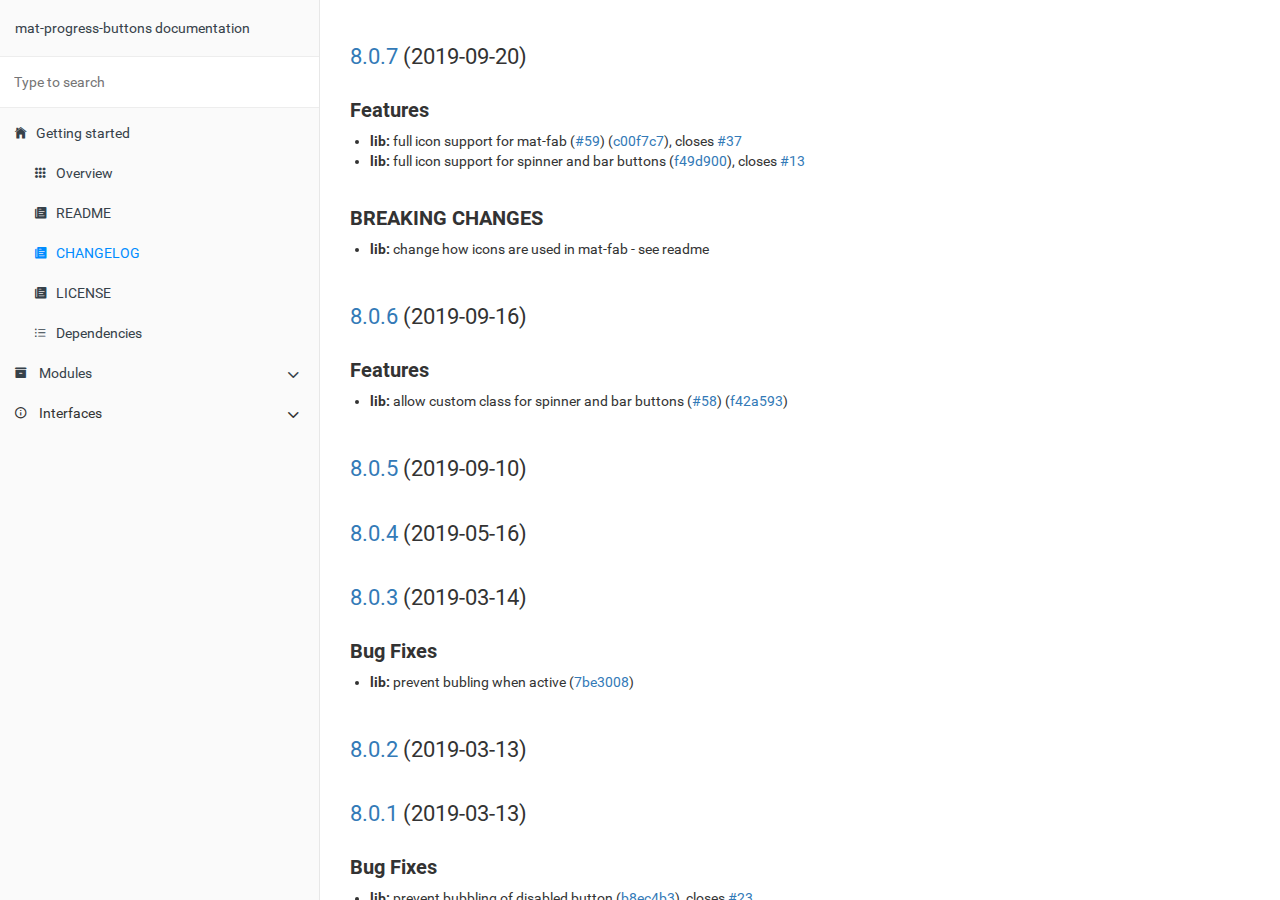
<file: doc/changelog.html>
<!doctype html>
<html class="no-js" lang="">
    <head>
        <meta charset="utf-8">
        <meta http-equiv="x-ua-compatible" content="ie=edge">
        <title>mat-progress-buttons documentation</title>
        <meta name="description" content="">
        <meta name="viewport" content="width=device-width, initial-scale=1">

        <link rel="icon" type="image/x-icon" href="./images/favicon.ico">
	      <link rel="stylesheet" href="./styles/style.css">
    </head>
    <body>

        <div class="navbar navbar-default navbar-fixed-top visible-xs">
            <a href="./" class="navbar-brand">mat-progress-buttons documentation</a>
            <button type="button" class="btn btn-default btn-menu ion-ios-menu" id="btn-menu"></button>
        </div>

        <div class="xs-menu menu" id="mobile-menu">
                <div id="book-search-input" role="search"><input type="text" placeholder="Type to search"></div>            <compodoc-menu></compodoc-menu>
        </div>

        <div class="container-fluid main">
           <div class="row main">
               <div class="hidden-xs menu">
                   <compodoc-menu mode="normal"></compodoc-menu>
               </div>
               <!-- START CONTENT -->
               <div class="content getting-started">
                   <div class="content-data">

<p><a name="8.0.7"></a></p>
<h2 id="8-0-7-2019-09-20-"><a href="https://github.com/michaeldoye/mat-progress-buttons/compare/v8.0.6...v8.0.7">8.0.7</a> (2019-09-20)</h2>
<h3 id="features">Features</h3>
<ul>
<li><strong>lib:</strong> full icon support for mat-fab (<a href="https://github.com/michaeldoye/mat-progress-buttons/issues/59">#59</a>) (<a href="https://github.com/michaeldoye/mat-progress-buttons/commit/c00f7c7">c00f7c7</a>), closes <a href="https://github.com/michaeldoye/mat-progress-buttons/issues/37">#37</a></li>
<li><strong>lib:</strong> full icon support for spinner and bar buttons (<a href="https://github.com/michaeldoye/mat-progress-buttons/commit/f49d900">f49d900</a>), closes <a href="https://github.com/michaeldoye/mat-progress-buttons/issues/13">#13</a></li>
</ul>
<h3 id="breaking-changes">BREAKING CHANGES</h3>
<ul>
<li><strong>lib:</strong> change how icons are used in mat-fab - see readme</li>
</ul>
<p><a name="8.0.6"></a></p>
<h2 id="8-0-6-2019-09-16-"><a href="https://github.com/michaeldoye/mat-progress-buttons/compare/v8.0.5...v8.0.6">8.0.6</a> (2019-09-16)</h2>
<h3 id="features">Features</h3>
<ul>
<li><strong>lib:</strong> allow custom class for spinner and bar buttons (<a href="https://github.com/michaeldoye/mat-progress-buttons/issues/58">#58</a>) (<a href="https://github.com/michaeldoye/mat-progress-buttons/commit/f42a593">f42a593</a>)</li>
</ul>
<p><a name="8.0.5"></a></p>
<h2 id="8-0-5-2019-09-10-"><a href="https://github.com/michaeldoye/mat-progress-buttons/compare/v8.0.4...v8.0.5">8.0.5</a> (2019-09-10)</h2>
<p><a name="8.0.4"></a></p>
<h2 id="8-0-4-2019-05-16-"><a href="https://github.com/michaeldoye/mat-progress-buttons/compare/v8.0.3...v8.0.4">8.0.4</a> (2019-05-16)</h2>
<p><a name="8.0.3"></a></p>
<h2 id="8-0-3-2019-03-14-"><a href="https://github.com/michaeldoye/mat-progress-buttons/compare/v8.0.2...v8.0.3">8.0.3</a> (2019-03-14)</h2>
<h3 id="bug-fixes">Bug Fixes</h3>
<ul>
<li><strong>lib:</strong> prevent bubling when active (<a href="https://github.com/michaeldoye/mat-progress-buttons/commit/7be3008">7be3008</a>)</li>
</ul>
<p><a name="8.0.2"></a></p>
<h2 id="8-0-2-2019-03-13-"><a href="https://github.com/michaeldoye/mat-progress-buttons/compare/v8.0.1...v8.0.2">8.0.2</a> (2019-03-13)</h2>
<p><a name="8.0.1"></a></p>
<h2 id="8-0-1-2019-03-13-"><a href="https://github.com/michaeldoye/mat-progress-buttons/compare/v7.1.2...v8.0.1">8.0.1</a> (2019-03-13)</h2>
<h3 id="bug-fixes">Bug Fixes</h3>
<ul>
<li><strong>lib:</strong> prevent bubbling of disabled button (<a href="https://github.com/michaeldoye/mat-progress-buttons/commit/b8ec4b3">b8ec4b3</a>), closes <a href="https://github.com/michaeldoye/mat-progress-buttons/issues/23">#23</a></li>
</ul>
<h3 id="breaking-changes">BREAKING CHANGES</h3>
<ul>
<li><strong>lib:</strong> Event hanlder renamed to from (click) to (btnClick)</li>
</ul>
<p><a name="7.1.2"></a></p>
<h2 id="7-1-2-2019-03-09-"><a href="https://github.com/michaeldoye/mat-progress-buttons/compare/v7.1.1...v7.1.2">7.1.2</a> (2019-03-09)</h2>
<h3 id="bug-fixes">Bug Fixes</h3>
<ul>
<li><strong>lib:</strong> improve comp styles (<a href="https://github.com/michaeldoye/mat-progress-buttons/commit/9b70605">9b70605</a>)</li>
</ul>
<h3 id="features">Features</h3>
<ul>
<li><strong>lib:</strong> added icon support for fab (<a href="https://github.com/michaeldoye/mat-progress-buttons/commit/7346207">7346207</a>)</li>
<li><strong>lib:</strong> static spinner size for fab spinner (<a href="https://github.com/michaeldoye/mat-progress-buttons/commit/593cfbc">593cfbc</a>)</li>
</ul>
<p><a name="7.1.1"></a></p>
<h2 id="7-1-1-2019-02-28-"><a href="https://github.com/michaeldoye/mat-progress-buttons/compare/v7.0.10...v7.1.1">7.1.1</a> (2019-02-28)</h2>
<h3 id="bug-fixes">Bug Fixes</h3>
<ul>
<li><strong>demo:</strong> updated spinner size and added missing method (<a href="https://github.com/michaeldoye/mat-progress-buttons/commit/b5b20bd">b5b20bd</a>)</li>
</ul>
<h3 id="features">Features</h3>
<ul>
<li><strong>lib:</strong> mat fab button (<a href="https://github.com/michaeldoye/mat-progress-buttons/commit/9efcfa7">9efcfa7</a>)</li>
<li><strong>lib:</strong> mat flat button (<a href="https://github.com/michaeldoye/mat-progress-buttons/commit/4443be4">4443be4</a>)</li>
</ul>
<p><a name="7.0.10"></a></p>
<h2 id="7-0-10-2018-12-21-"><a href="https://github.com/michaeldoye/mat-progress-buttons/compare/v7.0.5...v7.0.10">7.0.10</a> (2018-12-21)</h2>
<p><a name="7.0.5"></a></p>
<h2 id="7-0-5-2018-09-19-"><a href="https://github.com/michaeldoye/mat-progress-buttons/compare/v7.0.4...v7.0.5">7.0.5</a> (2018-09-19)</h2>
<p><a name="7.0.4"></a></p>
<h2 id="7-0-4-2018-09-19-"><a href="https://github.com/michaeldoye/mat-progress-buttons/compare/v6.0.1...v7.0.4">7.0.4</a> (2018-09-19)</h2>
<h3 id="bug-fixes">Bug Fixes</h3>
<ul>
<li><strong>demo:</strong> fix missing props (<a href="https://github.com/michaeldoye/mat-progress-buttons/commit/c6205bc">c6205bc</a>)</li>
<li><strong>lib:</strong> correctly disable buttons (<a href="https://github.com/michaeldoye/mat-progress-buttons/commit/47c667f">47c667f</a>)</li>
<li><strong>lib:</strong> rename component selector (<a href="https://github.com/michaeldoye/mat-progress-buttons/commit/9062483">9062483</a>)</li>
</ul>
<h3 id="code-refactoring">Code Refactoring</h3>
<ul>
<li><strong>lib:</strong> renaming (<a href="https://github.com/michaeldoye/mat-progress-buttons/commit/a80301a">a80301a</a>)</li>
</ul>
<h3 id="features">Features</h3>
<ul>
<li><strong>lib:</strong> remove disabled when active (<a href="https://github.com/michaeldoye/mat-progress-buttons/commit/69cf78e">69cf78e</a>)</li>
</ul>
<h3 id="breaking-changes">BREAKING CHANGES</h3>
<ul>
<li><strong>lib:</strong> module &#39;MatProgressButtons&#39; renamed to &#39;MatProgressButtonsModule&#39;</li>
<li><strong>lib:</strong> rename component selectors - &#39;bar-button&#39; is now &#39;mat-bar-button&#39;, &#39;spinner-button&#39; is now &#39;mat-spinner-button&#39;</li>
<li><strong>lib:</strong> interface renamed from &#39;ButtonOpts&#39; to &#39;MatProgressButtonOptions&#39;</li>
</ul>
<p><a name="6.0.1"></a></p>
<h2 id="6-0-1-2018-07-09-"><a href="https://github.com/michaeldoye/mat-progress-buttons/compare/v1.3.2...v6.0.1">6.0.1</a> (2018-07-09)</h2>
<p><a name="1.3.2"></a></p>
<h2 id="1-3-2-2018-06-26-"><a href="https://github.com/michaeldoye/mat-progress-buttons/compare/v1.3.1...v1.3.2">1.3.2</a> (2018-06-26)</h2>
<p><a name="1.3.1"></a></p>
<h2 id="1-3-1-2018-06-26-"><a href="https://github.com/michaeldoye/mat-progress-buttons/compare/v1.3.0...v1.3.1">1.3.1</a> (2018-06-26)</h2>
<p><a name="1.3.0"></a></p>
<h1 id="1-3-0-2018-06-26-"><a href="https://github.com/michaeldoye/mat-progress-buttons/compare/v1.2.9...v1.3.0">1.3.0</a> (2018-06-26)</h1>
<p><a name="1.2.9"></a></p>
<h2 id="1-2-9-2017-12-17-"><a href="https://github.com/michaeldoye/mat-progress-buttons/compare/v1.2.7...v1.2.9">1.2.9</a> (2017-12-17)</h2>
<p><a name="1.2.7"></a></p>
<h2 id="1-2-7-2017-12-17-"><a href="https://github.com/michaeldoye/mat-progress-buttons/compare/v1.2.3...v1.2.7">1.2.7</a> (2017-12-17)</h2>
<p><a name="1.2.3"></a></p>
<h2 id="1-2-3-2017-12-17-">1.2.3 (2017-12-17)</h2>


















                   </div><div class="search-results">
    <div class="has-results">
        <h1 class="search-results-title"><span class='search-results-count'></span> result-matching "<span class='search-query'></span>"</h1>
        <ul class="search-results-list"></ul>
    </div>
    <div class="no-results">
        <h1 class="search-results-title">No results matching "<span class='search-query'></span>"</h1>
    </div>
</div>
</div>
               <!-- END CONTENT -->
           </div>
       </div>

       <script>
            var COMPODOC_CURRENT_PAGE_DEPTH = 0;
            var COMPODOC_CURRENT_PAGE_CONTEXT = 'getting-started';
            var COMPODOC_CURRENT_PAGE_URL = 'changelog.html';
       </script>

       <script src="./js/libs/custom-elements.min.js"></script>
       <script src="./js/libs/lit-html.js"></script>
       <!-- Required to polyfill modern browsers as code is ES5 for IE... -->
       <script src="./js/libs/custom-elements-es5-adapter.js" charset="utf-8" defer></script>
       <script src="./js/menu-wc.js" defer></script>

       <script src="./js/libs/bootstrap-native.js"></script>

       <script src="./js/libs/es6-shim.min.js"></script>
       <script src="./js/libs/EventDispatcher.js"></script>
       <script src="./js/libs/promise.min.js"></script>
       <script src="./js/libs/zepto.min.js"></script>

       <script src="./js/compodoc.js"></script>

       <script src="./js/tabs.js"></script>
       <script src="./js/menu.js"></script>
       <script src="./js/libs/clipboard.min.js"></script>
       <script src="./js/libs/prism.js"></script>
       <script src="./js/sourceCode.js"></script>
          <script src="./js/search/search.js"></script>
          <script src="./js/search/lunr.min.js"></script>
          <script src="./js/search/search-lunr.js"></script>
          <script src="./js/search/search_index.js"></script>
       <script src="./js/lazy-load-graphs.js"></script>


    </body>
</html>
</file>
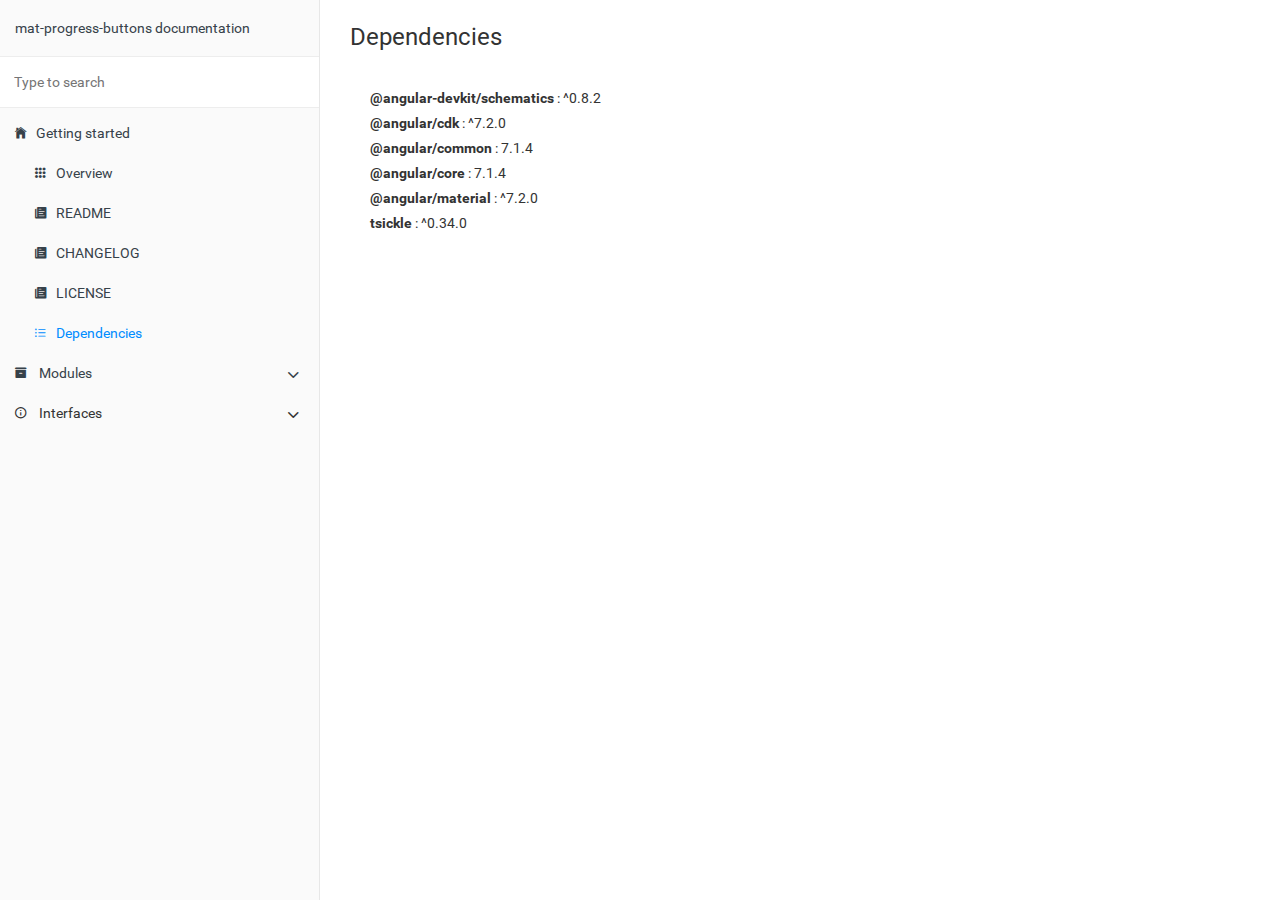
<file: doc/dependencies.html>
<!doctype html>
<html class="no-js" lang="">
    <head>
        <meta charset="utf-8">
        <meta http-equiv="x-ua-compatible" content="ie=edge">
        <title>mat-progress-buttons documentation</title>
        <meta name="description" content="">
        <meta name="viewport" content="width=device-width, initial-scale=1">

        <link rel="icon" type="image/x-icon" href="./images/favicon.ico">
	      <link rel="stylesheet" href="./styles/style.css">
    </head>
    <body>

        <div class="navbar navbar-default navbar-fixed-top visible-xs">
            <a href="./" class="navbar-brand">mat-progress-buttons documentation</a>
            <button type="button" class="btn btn-default btn-menu ion-ios-menu" id="btn-menu"></button>
        </div>

        <div class="xs-menu menu" id="mobile-menu">
                <div id="book-search-input" role="search"><input type="text" placeholder="Type to search"></div>            <compodoc-menu></compodoc-menu>
        </div>

        <div class="container-fluid main">
           <div class="row main">
               <div class="hidden-xs menu">
                   <compodoc-menu mode="normal"></compodoc-menu>
               </div>
               <!-- START CONTENT -->
               <div class="content package-dependencies">
                   <div class="content-data">














    <ol class="breadcrumb">
        <li>Dependencies</li>
    </ol>
    <ul class="dependencies-list">
        <li>
            <b>@angular-devkit/schematics</b> : ^0.8.2</li>
        <li>
            <b>@angular/cdk</b> : ^7.2.0</li>
        <li>
            <b>@angular/common</b> : 7.1.4</li>
        <li>
            <b>@angular/core</b> : 7.1.4</li>
        <li>
            <b>@angular/material</b> : ^7.2.0</li>
        <li>
            <b>tsickle</b> : ^0.34.0</li>
    </ul>





                   </div><div class="search-results">
    <div class="has-results">
        <h1 class="search-results-title"><span class='search-results-count'></span> result-matching "<span class='search-query'></span>"</h1>
        <ul class="search-results-list"></ul>
    </div>
    <div class="no-results">
        <h1 class="search-results-title">No results matching "<span class='search-query'></span>"</h1>
    </div>
</div>
</div>
               <!-- END CONTENT -->
           </div>
       </div>

       <script>
            var COMPODOC_CURRENT_PAGE_DEPTH = 0;
            var COMPODOC_CURRENT_PAGE_CONTEXT = 'package-dependencies';
            var COMPODOC_CURRENT_PAGE_URL = 'dependencies.html';
       </script>

       <script src="./js/libs/custom-elements.min.js"></script>
       <script src="./js/libs/lit-html.js"></script>
       <!-- Required to polyfill modern browsers as code is ES5 for IE... -->
       <script src="./js/libs/custom-elements-es5-adapter.js" charset="utf-8" defer></script>
       <script src="./js/menu-wc.js" defer></script>

       <script src="./js/libs/bootstrap-native.js"></script>

       <script src="./js/libs/es6-shim.min.js"></script>
       <script src="./js/libs/EventDispatcher.js"></script>
       <script src="./js/libs/promise.min.js"></script>
       <script src="./js/libs/zepto.min.js"></script>

       <script src="./js/compodoc.js"></script>

       <script src="./js/tabs.js"></script>
       <script src="./js/menu.js"></script>
       <script src="./js/libs/clipboard.min.js"></script>
       <script src="./js/libs/prism.js"></script>
       <script src="./js/sourceCode.js"></script>
          <script src="./js/search/search.js"></script>
          <script src="./js/search/lunr.min.js"></script>
          <script src="./js/search/search-lunr.js"></script>
          <script src="./js/search/search_index.js"></script>
       <script src="./js/lazy-load-graphs.js"></script>


    </body>
</html>
</file>
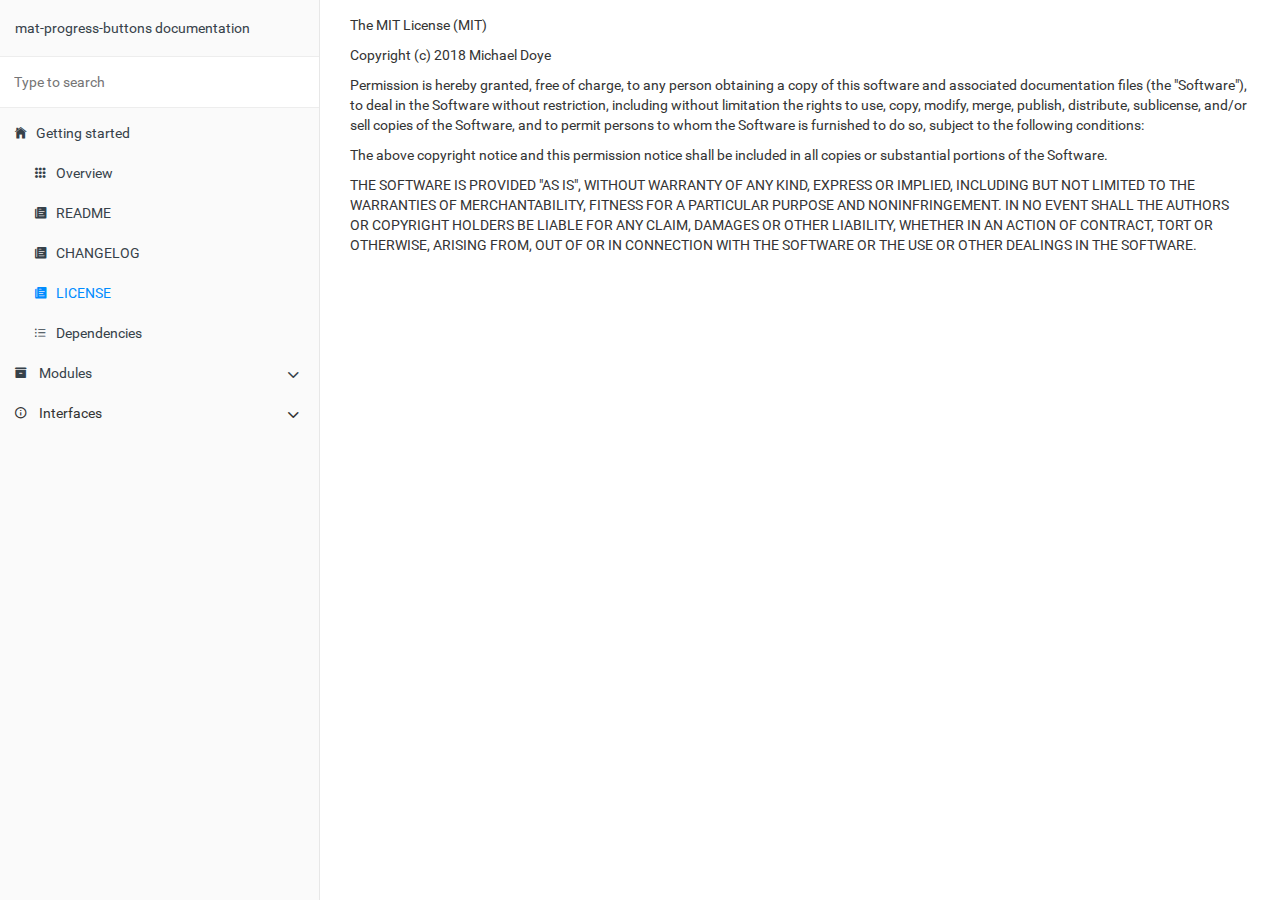
<file: doc/license.html>
<!doctype html>
<html class="no-js" lang="">
    <head>
        <meta charset="utf-8">
        <meta http-equiv="x-ua-compatible" content="ie=edge">
        <title>mat-progress-buttons documentation</title>
        <meta name="description" content="">
        <meta name="viewport" content="width=device-width, initial-scale=1">

        <link rel="icon" type="image/x-icon" href="./images/favicon.ico">
	      <link rel="stylesheet" href="./styles/style.css">
    </head>
    <body>

        <div class="navbar navbar-default navbar-fixed-top visible-xs">
            <a href="./" class="navbar-brand">mat-progress-buttons documentation</a>
            <button type="button" class="btn btn-default btn-menu ion-ios-menu" id="btn-menu"></button>
        </div>

        <div class="xs-menu menu" id="mobile-menu">
                <div id="book-search-input" role="search">
    <input type="text" placeholder="Type to search">
</div>
            <compodoc-menu></compodoc-menu>
        </div>

        <div class="container-fluid main">
           <div class="row main">
               <div class="hidden-xs menu">
                   <compodoc-menu mode="normal"></compodoc-menu>
               </div>
               <!-- START CONTENT -->
               <div class="content getting-started">
                   <div class="content-data">

<p>The MIT License (MIT)</p>
<p>Copyright (c) 2018 Michael Doye</p>
<p>Permission is hereby granted, free of charge, to any person obtaining
a copy of this software and associated documentation files (the
&quot;Software&quot;), to deal in the Software without restriction, including
without limitation the rights to use, copy, modify, merge, publish,
distribute, sublicense, and/or sell copies of the Software, and to
permit persons to whom the Software is furnished to do so, subject to
the following conditions:</p>
<p>The above copyright notice and this permission notice shall be
included in all copies or substantial portions of the Software.</p>
<p>THE SOFTWARE IS PROVIDED &quot;AS IS&quot;, WITHOUT WARRANTY OF ANY KIND,
EXPRESS OR IMPLIED, INCLUDING BUT NOT LIMITED TO THE WARRANTIES OF
MERCHANTABILITY, FITNESS FOR A PARTICULAR PURPOSE AND
NONINFRINGEMENT. IN NO EVENT SHALL THE AUTHORS OR COPYRIGHT HOLDERS BE
LIABLE FOR ANY CLAIM, DAMAGES OR OTHER LIABILITY, WHETHER IN AN ACTION
OF CONTRACT, TORT OR OTHERWISE, ARISING FROM, OUT OF OR IN CONNECTION
WITH THE SOFTWARE OR THE USE OR OTHER DEALINGS IN THE SOFTWARE.</p>


















                   </div><div class="search-results">
    <div class="has-results">
        <h1 class="search-results-title"><span class='search-results-count'></span> result-matching "<span class='search-query'></span>"</h1>
        <ul class="search-results-list"></ul>
    </div>
    <div class="no-results">
        <h1 class="search-results-title">No results matching "<span class='search-query'></span>"</h1>
    </div>
</div>
</div>
               <!-- END CONTENT -->
           </div>
       </div>

       <script>
            var COMPODOC_CURRENT_PAGE_DEPTH = 0;
            var COMPODOC_CURRENT_PAGE_CONTEXT = 'getting-started';
            var COMPODOC_CURRENT_PAGE_URL = 'license.html';
       </script>

       <script src="./js/libs/custom-elements.min.js"></script>
       <script src="./js/libs/lit-html.js"></script>
       <script src="./js/menu-wc.js"></script>

       <script src="./js/libs/bootstrap-native.js"></script>

       <script src="./js/libs/es6-shim.min.js"></script>
       <script src="./js/libs/EventDispatcher.js"></script>
       <script src="./js/libs/promise.min.js"></script>
       <script src="./js/libs/zepto.min.js"></script>

       <script src="./js/compodoc.js"></script>

       <script src="./js/tabs.js"></script>
       <script src="./js/menu.js"></script>
       <script src="./js/libs/clipboard.min.js"></script>
       <script src="./js/libs/prism.js"></script>
       <script src="./js/sourceCode.js"></script>
          <script src="./js/search/search.js"></script>
          <script src="./js/search/lunr.min.js"></script>
          <script src="./js/search/search-lunr.js"></script>
          <script src="./js/search/search_index.js"></script>
       <script src="./js/lazy-load-graphs.js"></script>


    </body>
</html>
</file>
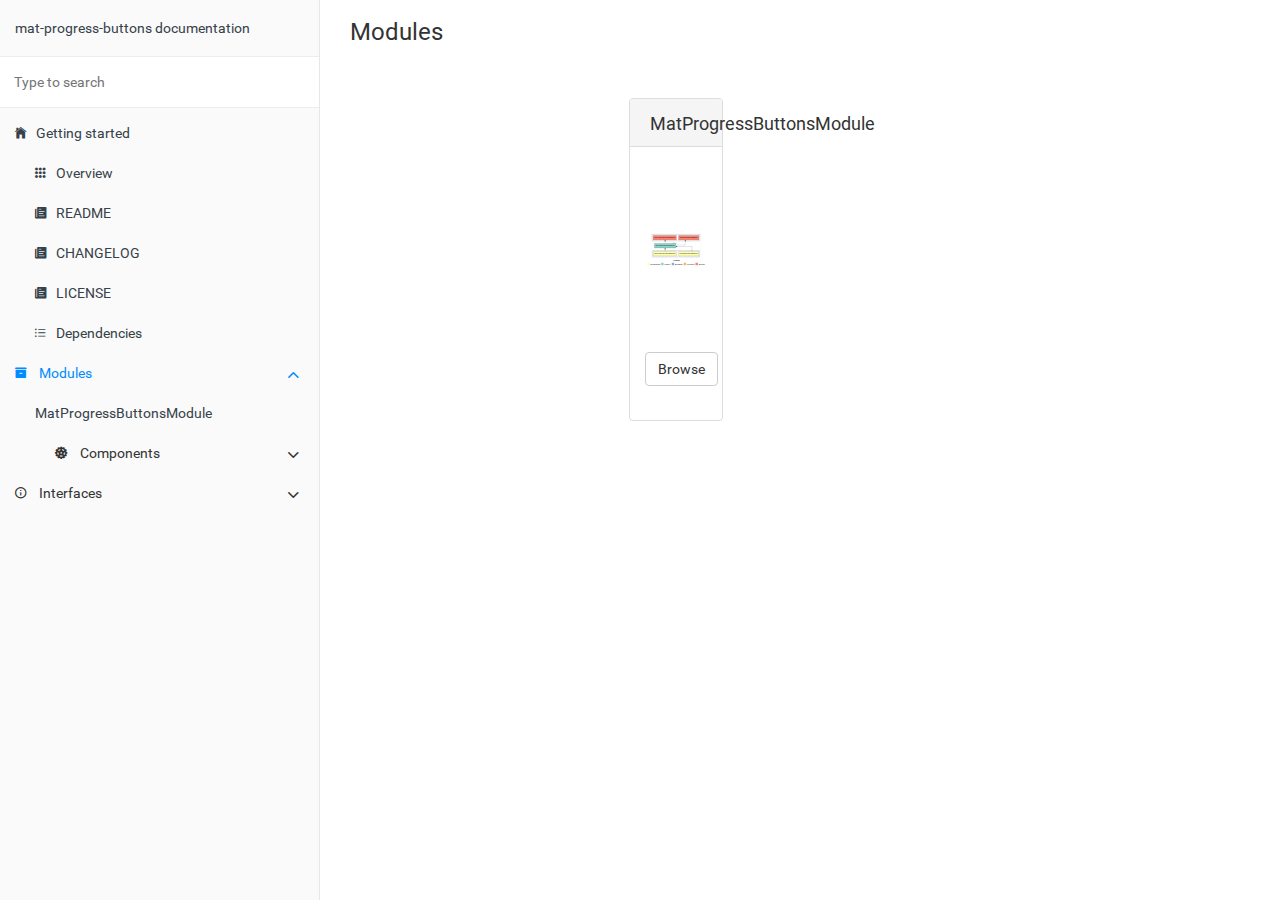
<file: doc/modules.html>
<!doctype html>
<html class="no-js" lang="">
    <head>
        <meta charset="utf-8">
        <meta http-equiv="x-ua-compatible" content="ie=edge">
        <title>mat-progress-buttons documentation</title>
        <meta name="description" content="">
        <meta name="viewport" content="width=device-width, initial-scale=1">

        <link rel="icon" type="image/x-icon" href="./images/favicon.ico">
	      <link rel="stylesheet" href="./styles/style.css">
    </head>
    <body>

        <div class="navbar navbar-default navbar-fixed-top visible-xs">
            <a href="./" class="navbar-brand">mat-progress-buttons documentation</a>
            <button type="button" class="btn btn-default btn-menu ion-ios-menu" id="btn-menu"></button>
        </div>

        <div class="xs-menu menu" id="mobile-menu">
                <div id="book-search-input" role="search"><input type="text" placeholder="Type to search"></div>            <compodoc-menu></compodoc-menu>
        </div>

        <div class="container-fluid main">
           <div class="row main">
               <div class="hidden-xs menu">
                   <compodoc-menu mode="normal"></compodoc-menu>
               </div>
               <!-- START CONTENT -->
               <div class="content modules">
                   <div class="content-data">



<ol class="breadcrumb">
    <li>Modules</li>
</ol>
<div class="container-fluid modules">
    <div class="row">
            <div class="col-sm-4">
                <div class="card card-module">
                    <div class="card-header">
                        <h4 class="card-title">MatProgressButtonsModule</h4>
                    </div>
                    <div class="card-block">
                                <p>
                                    <object id="demo-svg" type="image/svg+xml" lazy="./modules/MatProgressButtonsModule/dependencies.svg" style="width: 100%; height: 175px;">
                                        Your browser does not support SVG
                                    </object>
                                </p>
                        <footer class="text-center">
                            <a href="./modules/MatProgressButtonsModule.html" class="btn btn-default">Browse</a>
                        </footer>
                    </div>
                </div>
            </div>
    </div>
</div>















                   </div><div class="search-results">
    <div class="has-results">
        <h1 class="search-results-title"><span class='search-results-count'></span> result-matching "<span class='search-query'></span>"</h1>
        <ul class="search-results-list"></ul>
    </div>
    <div class="no-results">
        <h1 class="search-results-title">No results matching "<span class='search-query'></span>"</h1>
    </div>
</div>
</div>
               <!-- END CONTENT -->
           </div>
       </div>

       <script>
            var COMPODOC_CURRENT_PAGE_DEPTH = 0;
            var COMPODOC_CURRENT_PAGE_CONTEXT = 'modules';
            var COMPODOC_CURRENT_PAGE_URL = 'modules.html';
       </script>

       <script src="./js/libs/custom-elements.min.js"></script>
       <script src="./js/libs/lit-html.js"></script>
       <!-- Required to polyfill modern browsers as code is ES5 for IE... -->
       <script src="./js/libs/custom-elements-es5-adapter.js" charset="utf-8" defer></script>
       <script src="./js/menu-wc.js" defer></script>

       <script src="./js/libs/bootstrap-native.js"></script>

       <script src="./js/libs/es6-shim.min.js"></script>
       <script src="./js/libs/EventDispatcher.js"></script>
       <script src="./js/libs/promise.min.js"></script>
       <script src="./js/libs/zepto.min.js"></script>

       <script src="./js/compodoc.js"></script>

       <script src="./js/tabs.js"></script>
       <script src="./js/menu.js"></script>
       <script src="./js/libs/clipboard.min.js"></script>
       <script src="./js/libs/prism.js"></script>
       <script src="./js/sourceCode.js"></script>
          <script src="./js/search/search.js"></script>
          <script src="./js/search/lunr.min.js"></script>
          <script src="./js/search/search-lunr.js"></script>
          <script src="./js/search/search_index.js"></script>
       <script src="./js/lazy-load-graphs.js"></script>


    </body>
</html>
</file>
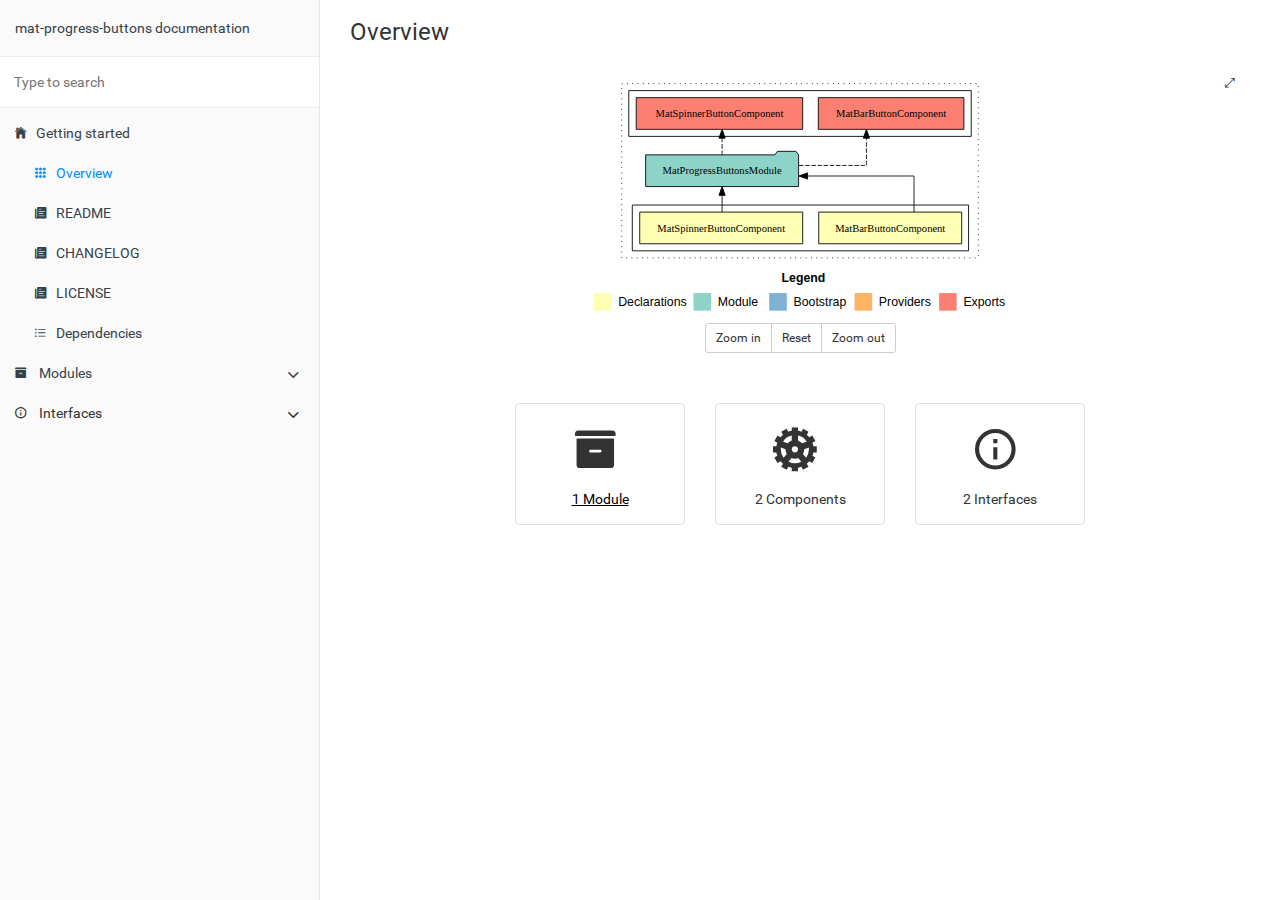
<file: doc/overview.html>
<!doctype html>
<html class="no-js" lang="">
    <head>
        <meta charset="utf-8">
        <meta http-equiv="x-ua-compatible" content="ie=edge">
        <title>mat-progress-buttons documentation</title>
        <meta name="description" content="">
        <meta name="viewport" content="width=device-width, initial-scale=1">

        <link rel="icon" type="image/x-icon" href="./images/favicon.ico">
	      <link rel="stylesheet" href="./styles/style.css">
    </head>
    <body>

        <div class="navbar navbar-default navbar-fixed-top visible-xs">
            <a href="./" class="navbar-brand">mat-progress-buttons documentation</a>
            <button type="button" class="btn btn-default btn-menu ion-ios-menu" id="btn-menu"></button>
        </div>

        <div class="xs-menu menu" id="mobile-menu">
                <div id="book-search-input" role="search"><input type="text" placeholder="Type to search"></div>            <compodoc-menu></compodoc-menu>
        </div>

        <div class="container-fluid main">
           <div class="row main">
               <div class="hidden-xs menu">
                   <compodoc-menu mode="normal"></compodoc-menu>
               </div>
               <!-- START CONTENT -->
               <div class="content overview">
                   <div class="content-data">


<ol class="breadcrumb">
    <li>Overview</li>
</ol>
  
<div class="text-center module-graph-container">
    <div id="module-graph-svg">
        <?xml version="1.0" encoding="UTF-8" standalone="no"?>
<!DOCTYPE svg PUBLIC "-//W3C//DTD SVG 1.1//EN"
 "http://www.w3.org/Graphics/SVG/1.1/DTD/svg11.dtd">
<!-- Generated by graphviz version 2.40.1 (20161225.0304)
 -->
<!-- Title: dependencies Pages: 1 -->
<svg width="504pt" height="284pt"
 viewBox="0.00 0.00 504.00 284.00" xmlns="http://www.w3.org/2000/svg" xmlns:xlink="http://www.w3.org/1999/xlink">
<g id="graph0" class="graph" transform="scale(1 1) rotate(0) translate(4 280)">
<title>dependencies</title>
<polygon fill="#ffffff" stroke="transparent" points="-4,4 -4,-280 500,-280 500,4 -4,4"/>
<text text-anchor="start" x="227.0091" y="-42.4" font-family="sans-serif" font-weight="bold" font-size="14.00" fill="#000000">Legend</text>
<polygon fill="#ffffb3" stroke="transparent" points="14,-10 14,-30 34,-30 34,-10 14,-10"/>
<text text-anchor="start" x="37.629" y="-15.4" font-family="sans-serif" font-size="14.00" fill="#000000"> &#160;Declarations</text>
<polygon fill="#8dd3c7" stroke="transparent" points="127,-10 127,-30 147,-30 147,-10 127,-10"/>
<text text-anchor="start" x="150.7251" y="-15.4" font-family="sans-serif" font-size="14.00" fill="#000000"> &#160;Module</text>
<polygon fill="#80b1d3" stroke="transparent" points="213,-10 213,-30 233,-30 233,-10 213,-10"/>
<text text-anchor="start" x="236.7812" y="-15.4" font-family="sans-serif" font-size="14.00" fill="#000000"> &#160;Bootstrap</text>
<polygon fill="#fdb462" stroke="transparent" points="310,-10 310,-30 330,-30 330,-10 310,-10"/>
<text text-anchor="start" x="333.6732" y="-15.4" font-family="sans-serif" font-size="14.00" fill="#000000"> &#160;Providers</text>
<polygon fill="#fb8072" stroke="transparent" points="406,-10 406,-30 426,-30 426,-10 406,-10"/>
<text text-anchor="start" x="429.7258" y="-15.4" font-family="sans-serif" font-size="14.00" fill="#000000"> &#160;Exports</text>
<g id="clust1" class="cluster">
<title>cluster_MatProgressButtonsModule</title>
<polygon fill="none" stroke="#000000" stroke-dasharray="1,5" points="45.5,-70 45.5,-268 450.5,-268 450.5,-70 45.5,-70"/>
</g>
<g id="clust2" class="cluster">
<title>cluster_MatProgressButtonsModule_declarations</title>
<polygon fill="none" stroke="#000000" points="57.5,-78 57.5,-130 439.5,-130 439.5,-78 57.5,-78"/>
</g>
<g id="clust6" class="cluster">
<title>cluster_MatProgressButtonsModule_exports</title>
<polygon fill="none" stroke="#000000" points="53.5,-208 53.5,-260 442.5,-260 442.5,-208 53.5,-208"/>
</g>
<!-- MatBarButtonComponent -->
<g id="node1" class="node">
<title>MatBarButtonComponent</title>
<polygon fill="#ffffb3" stroke="#000000" points="431.7119,-122 269.2881,-122 269.2881,-86 431.7119,-86 431.7119,-122"/>
<text text-anchor="middle" x="350.5" y="-99.8" font-family="Times,serif" font-size="14.00" fill="#000000">MatBarButtonComponent</text>
</g>
<!-- MatProgressButtonsModule -->
<g id="node3" class="node">
<title>MatProgressButtonsModule</title>
<polygon fill="#8dd3c7" stroke="#000000" points="246.3696,-187 243.3696,-191 222.3696,-191 219.3696,-187 72.6304,-187 72.6304,-151 246.3696,-151 246.3696,-187"/>
<text text-anchor="middle" x="159.5" y="-164.8" font-family="Times,serif" font-size="14.00" fill="#000000">MatProgressButtonsModule</text>
</g>
<!-- MatBarButtonComponent&#45;&gt;MatProgressButtonsModule -->
<g id="edge1" class="edge">
<title>MatBarButtonComponent&#45;&gt;MatProgressButtonsModule</title>
<path fill="none" stroke="#000000" d="M377.5353,-122.0225C377.5353,-139.3734 377.5353,-163 377.5353,-163 377.5353,-163 256.6133,-163 256.6133,-163"/>
<polygon fill="#000000" stroke="#000000" points="256.6134,-159.5001 246.6133,-163 256.6133,-166.5001 256.6134,-159.5001"/>
</g>
<!-- MatSpinnerButtonComponent -->
<g id="node2" class="node">
<title>MatSpinnerButtonComponent</title>
<polygon fill="#ffffb3" stroke="#000000" points="251.0489,-122 65.9511,-122 65.9511,-86 251.0489,-86 251.0489,-122"/>
<text text-anchor="middle" x="158.5" y="-99.8" font-family="Times,serif" font-size="14.00" fill="#000000">MatSpinnerButtonComponent</text>
</g>
<!-- MatSpinnerButtonComponent&#45;&gt;MatProgressButtonsModule -->
<g id="edge2" class="edge">
<title>MatSpinnerButtonComponent&#45;&gt;MatProgressButtonsModule</title>
<path fill="none" stroke="#000000" d="M159.5,-122.1061C159.5,-122.1061 159.5,-140.991 159.5,-140.991"/>
<polygon fill="#000000" stroke="#000000" points="156.0001,-140.9909 159.5,-150.991 163.0001,-140.991 156.0001,-140.9909"/>
</g>
<!-- MatBarButtonComponent  -->
<g id="node4" class="node">
<title>MatBarButtonComponent </title>
<polygon fill="#fb8072" stroke="#000000" points="434.2121,-252 268.7879,-252 268.7879,-216 434.2121,-216 434.2121,-252"/>
<text text-anchor="middle" x="351.5" y="-229.8" font-family="Times,serif" font-size="14.00" fill="#000000">MatBarButtonComponent </text>
</g>
<!-- MatProgressButtonsModule&#45;&gt;MatBarButtonComponent  -->
<g id="edge3" class="edge">
<title>MatProgressButtonsModule&#45;&gt;MatBarButtonComponent </title>
<path fill="none" stroke="#000000" stroke-dasharray="5,2" d="M246.7631,-175C285.9205,-175 323.4647,-175 323.4647,-175 323.4647,-175 323.4647,-205.9775 323.4647,-205.9775"/>
<polygon fill="#000000" stroke="#000000" points="319.9648,-205.9774 323.4647,-215.9775 326.9648,-205.9775 319.9648,-205.9774"/>
</g>
<!-- MatSpinnerButtonComponent  -->
<g id="node5" class="node">
<title>MatSpinnerButtonComponent </title>
<polygon fill="#fb8072" stroke="#000000" points="251.0484,-252 61.9516,-252 61.9516,-216 251.0484,-216 251.0484,-252"/>
<text text-anchor="middle" x="156.5" y="-229.8" font-family="Times,serif" font-size="14.00" fill="#000000">MatSpinnerButtonComponent </text>
</g>
<!-- MatProgressButtonsModule&#45;&gt;MatSpinnerButtonComponent  -->
<g id="edge4" class="edge">
<title>MatProgressButtonsModule&#45;&gt;MatSpinnerButtonComponent </title>
<path fill="none" stroke="#000000" stroke-dasharray="5,2" d="M159.5,-187.1061C159.5,-187.1061 159.5,-205.991 159.5,-205.991"/>
<polygon fill="#000000" stroke="#000000" points="156.0001,-205.9909 159.5,-215.991 163.0001,-205.991 156.0001,-205.9909"/>
</g>
</g>
</svg>

    </div>
    <i id="fullscreen" class="icon ion-ios-resize module-graph-fullscreen-btn" aria-hidden="true"></i>
    <div class="btn-group">
        <button id="zoom-in" class="btn btn-default btn-sm">Zoom in</button>
        <button id="reset" class="btn btn-default btn-sm">Reset</button>
        <button id="zoom-out" class="btn btn-default btn-sm">Zoom out</button>
    </div>
</div>
  
<div class="container-fluid overview">
    <div class="row">
        <div class="col-sm-3">
            <div class="card text-center">
                <div class="card-block">
                    <h4 class="card-title"><span class="icon ion-ios-archive"></span></h4>
                    <p class="card-text">
                        <a href="./modules.html">1 Module</a>
                    </p>
                </div>
            </div>
        </div>
        <div class="col-sm-3">
            <div class="card text-center">
                <div class="card-block">
                    <h4 class="card-title"><span class="icon ion-md-cog"></span></h4>
                    <p class="card-text">2 Components</p>
                </div>
            </div>
        </div>
        <div class="col-sm-3">
            <div class="card text-center">
                <div class="card-block">
                    <h4 class="card-title"><span class="icon ion-md-information-circle-outline"></span></h4>
                    <p class="card-text">2 Interfaces</p>
                </div>
            </div>
        </div>
    </div>
</div>
<script src="js/libs/svg-pan-zoom.min.js"></script>
<script src="js/svg-pan-zoom.controls.js"></script> 















                   </div><div class="search-results">
    <div class="has-results">
        <h1 class="search-results-title"><span class='search-results-count'></span> result-matching "<span class='search-query'></span>"</h1>
        <ul class="search-results-list"></ul>
    </div>
    <div class="no-results">
        <h1 class="search-results-title">No results matching "<span class='search-query'></span>"</h1>
    </div>
</div>
</div>
               <!-- END CONTENT -->
           </div>
       </div>

       <script>
            var COMPODOC_CURRENT_PAGE_DEPTH = 0;
            var COMPODOC_CURRENT_PAGE_CONTEXT = 'overview';
            var COMPODOC_CURRENT_PAGE_URL = 'overview.html';
       </script>

       <script src="./js/libs/custom-elements.min.js"></script>
       <script src="./js/libs/lit-html.js"></script>
       <!-- Required to polyfill modern browsers as code is ES5 for IE... -->
       <script src="./js/libs/custom-elements-es5-adapter.js" charset="utf-8" defer></script>
       <script src="./js/menu-wc.js" defer></script>

       <script src="./js/libs/bootstrap-native.js"></script>

       <script src="./js/libs/es6-shim.min.js"></script>
       <script src="./js/libs/EventDispatcher.js"></script>
       <script src="./js/libs/promise.min.js"></script>
       <script src="./js/libs/zepto.min.js"></script>

       <script src="./js/compodoc.js"></script>

       <script src="./js/tabs.js"></script>
       <script src="./js/menu.js"></script>
       <script src="./js/libs/clipboard.min.js"></script>
       <script src="./js/libs/prism.js"></script>
       <script src="./js/sourceCode.js"></script>
          <script src="./js/search/search.js"></script>
          <script src="./js/search/lunr.min.js"></script>
          <script src="./js/search/search-lunr.js"></script>
          <script src="./js/search/search_index.js"></script>
       <script src="./js/lazy-load-graphs.js"></script>


    </body>
</html>
</file>
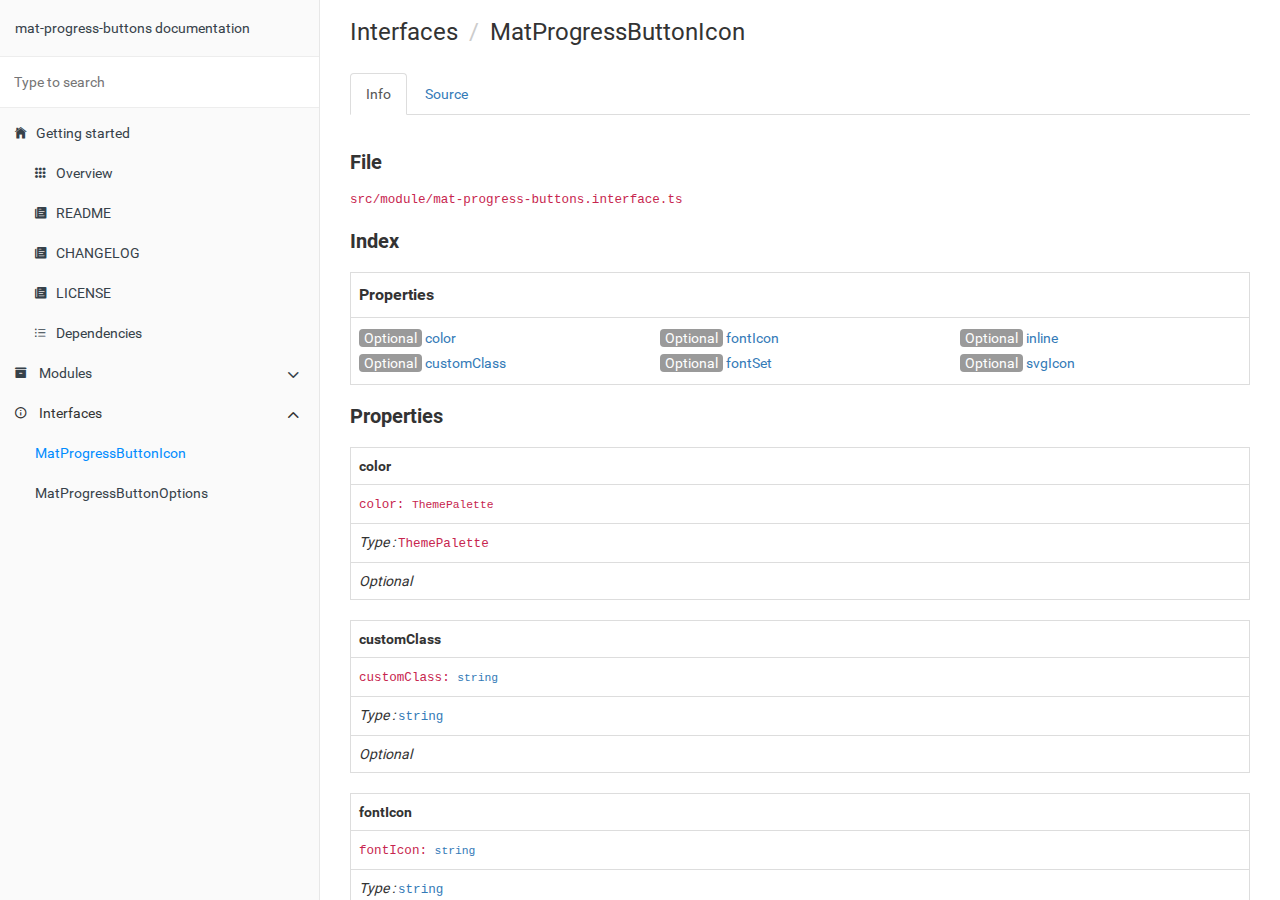
<file: doc/interfaces/MatProgressButtonIcon.html>
<!doctype html>
<html class="no-js" lang="">
    <head>
        <meta charset="utf-8">
        <meta http-equiv="x-ua-compatible" content="ie=edge">
        <title>mat-progress-buttons documentation</title>
        <meta name="description" content="">
        <meta name="viewport" content="width=device-width, initial-scale=1">

        <link rel="icon" type="image/x-icon" href="../images/favicon.ico">
	      <link rel="stylesheet" href="../styles/style.css">
    </head>
    <body>

        <div class="navbar navbar-default navbar-fixed-top visible-xs">
            <a href="../" class="navbar-brand">mat-progress-buttons documentation</a>
            <button type="button" class="btn btn-default btn-menu ion-ios-menu" id="btn-menu"></button>
        </div>

        <div class="xs-menu menu" id="mobile-menu">
                <div id="book-search-input" role="search"><input type="text" placeholder="Type to search"></div>            <compodoc-menu></compodoc-menu>
        </div>

        <div class="container-fluid main">
           <div class="row main">
               <div class="hidden-xs menu">
                   <compodoc-menu mode="normal"></compodoc-menu>
               </div>
               <!-- START CONTENT -->
               <div class="content interface">
                   <div class="content-data">












<ol class="breadcrumb">
  <li>Interfaces</li>
  <li>MatProgressButtonIcon</li>
</ol>

<ul class="nav nav-tabs" role="tablist">
        <li class="active">
            <a href="#info" role="tab" id="info-tab" data-toggle="tab" data-link="info">Info</a>
        </li>
        <li >
            <a href="#source" role="tab" id="source-tab" data-toggle="tab" data-link="source">Source</a>
        </li>
</ul>

<div class="tab-content">
    <div class="tab-pane fade active in" id="c-info">
        <p class="comment">
            <h3>File</h3>
        </p>
        <p class="comment">
            <code>src/module/mat-progress-buttons.interface.ts</code>
        </p>



        <section>
            <h3 id="index">Index</h3>
            <table class="table table-sm table-bordered index-table">
                <tbody>
                    <tr>
                        <td class="col-md-4">
                            <h6><b>Properties</b></h6>
                        </td>
                    </tr>
                    <tr>
                        <td class="col-md-4">
                            <ul class="index-list">
                                <li>
                                            <span class="modifier">Optional</span>
                                        <a href="#color">color</a>
                                </li>
                                <li>
                                            <span class="modifier">Optional</span>
                                        <a href="#customClass">customClass</a>
                                </li>
                                <li>
                                            <span class="modifier">Optional</span>
                                        <a href="#fontIcon">fontIcon</a>
                                </li>
                                <li>
                                            <span class="modifier">Optional</span>
                                        <a href="#fontSet">fontSet</a>
                                </li>
                                <li>
                                            <span class="modifier">Optional</span>
                                        <a href="#inline">inline</a>
                                </li>
                                <li>
                                            <span class="modifier">Optional</span>
                                        <a href="#svgIcon">svgIcon</a>
                                </li>
                            </ul>
                        </td>
                    </tr>
                </tbody>
            </table>
        </section>



            <section>
                <h3 id="inputs">Properties</h3>
                    <table class="table table-sm table-bordered">
                        <tbody>
                                <tr>
                                    <td class="col-md-4">
                                        <a name="color"></a>
                                        <span class="name"><b>color</b><a href="#color"><span class="icon ion-ios-link"></span></a></span>
                                    </td>
                                </tr>
                                <tr>
                                    <td class="col-md-4">
                                        <code>color:     <code>ThemePalette</code>
</code>
                                    </td>
                                </tr>


                                    <tr>
                                        <td class="col-md-4">
                                            <i>Type : </i>    <code>ThemePalette</code>

                                        </td>
                                    </tr>

                                    <tr>
                                        <td class="col-md-4">
                                            <i>Optional</i>
                                        </td>
                                    </tr>




                        </tbody>
                    </table>
                    <table class="table table-sm table-bordered">
                        <tbody>
                                <tr>
                                    <td class="col-md-4">
                                        <a name="customClass"></a>
                                        <span class="name"><b>customClass</b><a href="#customClass"><span class="icon ion-ios-link"></span></a></span>
                                    </td>
                                </tr>
                                <tr>
                                    <td class="col-md-4">
                                        <code>customClass:     <code><a href="https://developer.mozilla.org/en-US/docs/Web/JavaScript/Reference/Global_Objects/string" target="_blank" >string</a></code>
</code>
                                    </td>
                                </tr>


                                    <tr>
                                        <td class="col-md-4">
                                            <i>Type : </i>    <code><a href="https://developer.mozilla.org/en-US/docs/Web/JavaScript/Reference/Global_Objects/string" target="_blank" >string</a></code>

                                        </td>
                                    </tr>

                                    <tr>
                                        <td class="col-md-4">
                                            <i>Optional</i>
                                        </td>
                                    </tr>




                        </tbody>
                    </table>
                    <table class="table table-sm table-bordered">
                        <tbody>
                                <tr>
                                    <td class="col-md-4">
                                        <a name="fontIcon"></a>
                                        <span class="name"><b>fontIcon</b><a href="#fontIcon"><span class="icon ion-ios-link"></span></a></span>
                                    </td>
                                </tr>
                                <tr>
                                    <td class="col-md-4">
                                        <code>fontIcon:     <code><a href="https://developer.mozilla.org/en-US/docs/Web/JavaScript/Reference/Global_Objects/string" target="_blank" >string</a></code>
</code>
                                    </td>
                                </tr>


                                    <tr>
                                        <td class="col-md-4">
                                            <i>Type : </i>    <code><a href="https://developer.mozilla.org/en-US/docs/Web/JavaScript/Reference/Global_Objects/string" target="_blank" >string</a></code>

                                        </td>
                                    </tr>

                                    <tr>
                                        <td class="col-md-4">
                                            <i>Optional</i>
                                        </td>
                                    </tr>




                        </tbody>
                    </table>
                    <table class="table table-sm table-bordered">
                        <tbody>
                                <tr>
                                    <td class="col-md-4">
                                        <a name="fontSet"></a>
                                        <span class="name"><b>fontSet</b><a href="#fontSet"><span class="icon ion-ios-link"></span></a></span>
                                    </td>
                                </tr>
                                <tr>
                                    <td class="col-md-4">
                                        <code>fontSet:     <code><a href="https://developer.mozilla.org/en-US/docs/Web/JavaScript/Reference/Global_Objects/string" target="_blank" >string</a></code>
</code>
                                    </td>
                                </tr>


                                    <tr>
                                        <td class="col-md-4">
                                            <i>Type : </i>    <code><a href="https://developer.mozilla.org/en-US/docs/Web/JavaScript/Reference/Global_Objects/string" target="_blank" >string</a></code>

                                        </td>
                                    </tr>

                                    <tr>
                                        <td class="col-md-4">
                                            <i>Optional</i>
                                        </td>
                                    </tr>




                        </tbody>
                    </table>
                    <table class="table table-sm table-bordered">
                        <tbody>
                                <tr>
                                    <td class="col-md-4">
                                        <a name="inline"></a>
                                        <span class="name"><b>inline</b><a href="#inline"><span class="icon ion-ios-link"></span></a></span>
                                    </td>
                                </tr>
                                <tr>
                                    <td class="col-md-4">
                                        <code>inline:     <code><a href="https://developer.mozilla.org/en-US/docs/Web/JavaScript/Reference/Global_Objects/boolean" target="_blank" >boolean</a></code>
</code>
                                    </td>
                                </tr>


                                    <tr>
                                        <td class="col-md-4">
                                            <i>Type : </i>    <code><a href="https://developer.mozilla.org/en-US/docs/Web/JavaScript/Reference/Global_Objects/boolean" target="_blank" >boolean</a></code>

                                        </td>
                                    </tr>

                                    <tr>
                                        <td class="col-md-4">
                                            <i>Optional</i>
                                        </td>
                                    </tr>




                        </tbody>
                    </table>
                    <table class="table table-sm table-bordered">
                        <tbody>
                                <tr>
                                    <td class="col-md-4">
                                        <a name="svgIcon"></a>
                                        <span class="name"><b>svgIcon</b><a href="#svgIcon"><span class="icon ion-ios-link"></span></a></span>
                                    </td>
                                </tr>
                                <tr>
                                    <td class="col-md-4">
                                        <code>svgIcon:     <code><a href="https://developer.mozilla.org/en-US/docs/Web/JavaScript/Reference/Global_Objects/string" target="_blank" >string</a></code>
</code>
                                    </td>
                                </tr>


                                    <tr>
                                        <td class="col-md-4">
                                            <i>Type : </i>    <code><a href="https://developer.mozilla.org/en-US/docs/Web/JavaScript/Reference/Global_Objects/string" target="_blank" >string</a></code>

                                        </td>
                                    </tr>

                                    <tr>
                                        <td class="col-md-4">
                                            <i>Optional</i>
                                        </td>
                                    </tr>




                        </tbody>
                    </table>
            </section>
    </div>


    <div class="tab-pane fade  tab-source-code" id="c-source">
        <pre class="line-numbers compodoc-sourcecode"><code class="language-typescript">import { ProgressSpinnerMode, ThemePalette } from &#x27;@angular/material&#x27;;

export interface MatProgressButtonOptions {
  active: boolean;
  text: string;
  spinnerText?: string;
  buttonColor?: ThemePalette;
  spinnerColor?: ThemePalette;
  barColor?: ThemePalette;
  raised?: boolean;
  stroked?: boolean;
  flat?: boolean;
  fab?: boolean;
  spinnerSize?: number;
  mode?: ProgressSpinnerMode;
  value?: number;
  fullWidth?: boolean;
  disabled?: boolean;
  icon?: MatProgressButtonIcon;
  type?: string;
  customClass?: string;
  buttonIcon?: MatProgressButtonIcon;
}

interface MatProgressButtonIcon {
  color?: ThemePalette;
  fontIcon?: string;
  fontSet?: string;
  inline?: boolean;
  svgIcon?: string;
  customClass?: string;
}
</code></pre>
    </div>
</div>






                   </div><div class="search-results">
    <div class="has-results">
        <h1 class="search-results-title"><span class='search-results-count'></span> result-matching "<span class='search-query'></span>"</h1>
        <ul class="search-results-list"></ul>
    </div>
    <div class="no-results">
        <h1 class="search-results-title">No results matching "<span class='search-query'></span>"</h1>
    </div>
</div>
</div>
               <!-- END CONTENT -->
           </div>
       </div>

       <script>
            var COMPODOC_CURRENT_PAGE_DEPTH = 1;
            var COMPODOC_CURRENT_PAGE_CONTEXT = 'interface';
            var COMPODOC_CURRENT_PAGE_URL = 'MatProgressButtonIcon.html';
       </script>

       <script src="../js/libs/custom-elements.min.js"></script>
       <script src="../js/libs/lit-html.js"></script>
       <!-- Required to polyfill modern browsers as code is ES5 for IE... -->
       <script src="../js/libs/custom-elements-es5-adapter.js" charset="utf-8" defer></script>
       <script src="../js/menu-wc.js" defer></script>

       <script src="../js/libs/bootstrap-native.js"></script>

       <script src="../js/libs/es6-shim.min.js"></script>
       <script src="../js/libs/EventDispatcher.js"></script>
       <script src="../js/libs/promise.min.js"></script>
       <script src="../js/libs/zepto.min.js"></script>

       <script src="../js/compodoc.js"></script>

       <script src="../js/tabs.js"></script>
       <script src="../js/menu.js"></script>
       <script src="../js/libs/clipboard.min.js"></script>
       <script src="../js/libs/prism.js"></script>
       <script src="../js/sourceCode.js"></script>
          <script src="../js/search/search.js"></script>
          <script src="../js/search/lunr.min.js"></script>
          <script src="../js/search/search-lunr.js"></script>
          <script src="../js/search/search_index.js"></script>
       <script src="../js/lazy-load-graphs.js"></script>


    </body>
</html>
</file>
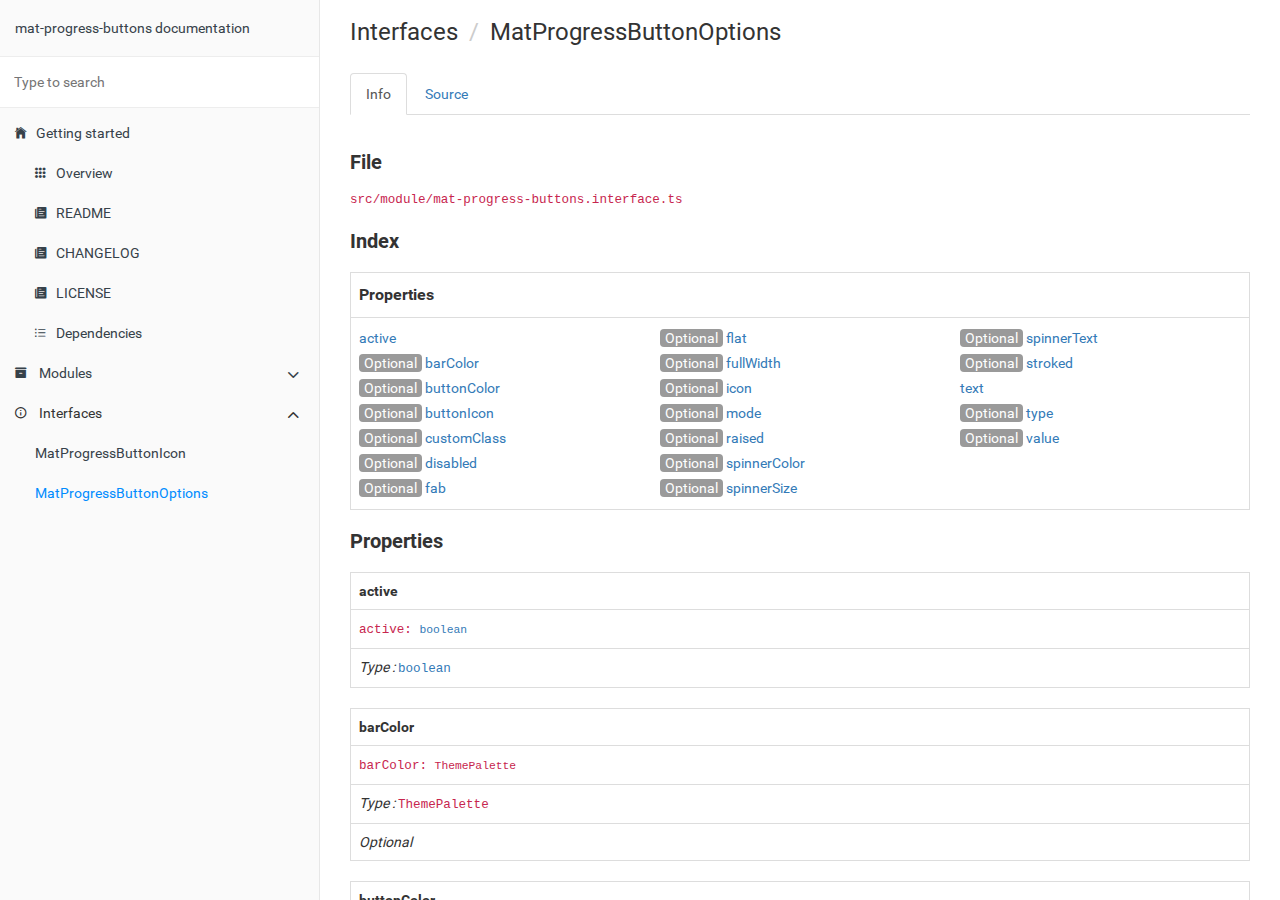
<file: doc/interfaces/MatProgressButtonOptions.html>
<!doctype html>
<html class="no-js" lang="">
    <head>
        <meta charset="utf-8">
        <meta http-equiv="x-ua-compatible" content="ie=edge">
        <title>mat-progress-buttons documentation</title>
        <meta name="description" content="">
        <meta name="viewport" content="width=device-width, initial-scale=1">

        <link rel="icon" type="image/x-icon" href="../images/favicon.ico">
	      <link rel="stylesheet" href="../styles/style.css">
    </head>
    <body>

        <div class="navbar navbar-default navbar-fixed-top visible-xs">
            <a href="../" class="navbar-brand">mat-progress-buttons documentation</a>
            <button type="button" class="btn btn-default btn-menu ion-ios-menu" id="btn-menu"></button>
        </div>

        <div class="xs-menu menu" id="mobile-menu">
                <div id="book-search-input" role="search"><input type="text" placeholder="Type to search"></div>            <compodoc-menu></compodoc-menu>
        </div>

        <div class="container-fluid main">
           <div class="row main">
               <div class="hidden-xs menu">
                   <compodoc-menu mode="normal"></compodoc-menu>
               </div>
               <!-- START CONTENT -->
               <div class="content interface">
                   <div class="content-data">












<ol class="breadcrumb">
  <li>Interfaces</li>
  <li>MatProgressButtonOptions</li>
</ol>

<ul class="nav nav-tabs" role="tablist">
        <li class="active">
            <a href="#info" role="tab" id="info-tab" data-toggle="tab" data-link="info">Info</a>
        </li>
        <li >
            <a href="#source" role="tab" id="source-tab" data-toggle="tab" data-link="source">Source</a>
        </li>
</ul>

<div class="tab-content">
    <div class="tab-pane fade active in" id="c-info">
        <p class="comment">
            <h3>File</h3>
        </p>
        <p class="comment">
            <code>src/module/mat-progress-buttons.interface.ts</code>
        </p>



        <section>
            <h3 id="index">Index</h3>
            <table class="table table-sm table-bordered index-table">
                <tbody>
                    <tr>
                        <td class="col-md-4">
                            <h6><b>Properties</b></h6>
                        </td>
                    </tr>
                    <tr>
                        <td class="col-md-4">
                            <ul class="index-list">
                                <li>
                                        <a href="#active">active</a>
                                </li>
                                <li>
                                            <span class="modifier">Optional</span>
                                        <a href="#barColor">barColor</a>
                                </li>
                                <li>
                                            <span class="modifier">Optional</span>
                                        <a href="#buttonColor">buttonColor</a>
                                </li>
                                <li>
                                            <span class="modifier">Optional</span>
                                        <a href="#buttonIcon">buttonIcon</a>
                                </li>
                                <li>
                                            <span class="modifier">Optional</span>
                                        <a href="#customClass">customClass</a>
                                </li>
                                <li>
                                            <span class="modifier">Optional</span>
                                        <a href="#disabled">disabled</a>
                                </li>
                                <li>
                                            <span class="modifier">Optional</span>
                                        <a href="#fab">fab</a>
                                </li>
                                <li>
                                            <span class="modifier">Optional</span>
                                        <a href="#flat">flat</a>
                                </li>
                                <li>
                                            <span class="modifier">Optional</span>
                                        <a href="#fullWidth">fullWidth</a>
                                </li>
                                <li>
                                            <span class="modifier">Optional</span>
                                        <a href="#icon">icon</a>
                                </li>
                                <li>
                                            <span class="modifier">Optional</span>
                                        <a href="#mode">mode</a>
                                </li>
                                <li>
                                            <span class="modifier">Optional</span>
                                        <a href="#raised">raised</a>
                                </li>
                                <li>
                                            <span class="modifier">Optional</span>
                                        <a href="#spinnerColor">spinnerColor</a>
                                </li>
                                <li>
                                            <span class="modifier">Optional</span>
                                        <a href="#spinnerSize">spinnerSize</a>
                                </li>
                                <li>
                                            <span class="modifier">Optional</span>
                                        <a href="#spinnerText">spinnerText</a>
                                </li>
                                <li>
                                            <span class="modifier">Optional</span>
                                        <a href="#stroked">stroked</a>
                                </li>
                                <li>
                                        <a href="#text">text</a>
                                </li>
                                <li>
                                            <span class="modifier">Optional</span>
                                        <a href="#type">type</a>
                                </li>
                                <li>
                                            <span class="modifier">Optional</span>
                                        <a href="#value">value</a>
                                </li>
                            </ul>
                        </td>
                    </tr>
                </tbody>
            </table>
        </section>



            <section>
                <h3 id="inputs">Properties</h3>
                    <table class="table table-sm table-bordered">
                        <tbody>
                                <tr>
                                    <td class="col-md-4">
                                        <a name="active"></a>
                                        <span class="name"><b>active</b><a href="#active"><span class="icon ion-ios-link"></span></a></span>
                                    </td>
                                </tr>
                                <tr>
                                    <td class="col-md-4">
                                        <code>active:     <code><a href="https://developer.mozilla.org/en-US/docs/Web/JavaScript/Reference/Global_Objects/boolean" target="_blank" >boolean</a></code>
</code>
                                    </td>
                                </tr>


                                    <tr>
                                        <td class="col-md-4">
                                            <i>Type : </i>    <code><a href="https://developer.mozilla.org/en-US/docs/Web/JavaScript/Reference/Global_Objects/boolean" target="_blank" >boolean</a></code>

                                        </td>
                                    </tr>





                        </tbody>
                    </table>
                    <table class="table table-sm table-bordered">
                        <tbody>
                                <tr>
                                    <td class="col-md-4">
                                        <a name="barColor"></a>
                                        <span class="name"><b>barColor</b><a href="#barColor"><span class="icon ion-ios-link"></span></a></span>
                                    </td>
                                </tr>
                                <tr>
                                    <td class="col-md-4">
                                        <code>barColor:     <code>ThemePalette</code>
</code>
                                    </td>
                                </tr>


                                    <tr>
                                        <td class="col-md-4">
                                            <i>Type : </i>    <code>ThemePalette</code>

                                        </td>
                                    </tr>

                                    <tr>
                                        <td class="col-md-4">
                                            <i>Optional</i>
                                        </td>
                                    </tr>




                        </tbody>
                    </table>
                    <table class="table table-sm table-bordered">
                        <tbody>
                                <tr>
                                    <td class="col-md-4">
                                        <a name="buttonColor"></a>
                                        <span class="name"><b>buttonColor</b><a href="#buttonColor"><span class="icon ion-ios-link"></span></a></span>
                                    </td>
                                </tr>
                                <tr>
                                    <td class="col-md-4">
                                        <code>buttonColor:     <code>ThemePalette</code>
</code>
                                    </td>
                                </tr>


                                    <tr>
                                        <td class="col-md-4">
                                            <i>Type : </i>    <code>ThemePalette</code>

                                        </td>
                                    </tr>

                                    <tr>
                                        <td class="col-md-4">
                                            <i>Optional</i>
                                        </td>
                                    </tr>




                        </tbody>
                    </table>
                    <table class="table table-sm table-bordered">
                        <tbody>
                                <tr>
                                    <td class="col-md-4">
                                        <a name="buttonIcon"></a>
                                        <span class="name"><b>buttonIcon</b><a href="#buttonIcon"><span class="icon ion-ios-link"></span></a></span>
                                    </td>
                                </tr>
                                <tr>
                                    <td class="col-md-4">
                                        <code>buttonIcon:     <code><a href="../interfaces/MatProgressButtonIcon.html" target="_self" >MatProgressButtonIcon</a></code>
</code>
                                    </td>
                                </tr>


                                    <tr>
                                        <td class="col-md-4">
                                            <i>Type : </i>    <code><a href="../interfaces/MatProgressButtonIcon.html" target="_self" >MatProgressButtonIcon</a></code>

                                        </td>
                                    </tr>

                                    <tr>
                                        <td class="col-md-4">
                                            <i>Optional</i>
                                        </td>
                                    </tr>




                        </tbody>
                    </table>
                    <table class="table table-sm table-bordered">
                        <tbody>
                                <tr>
                                    <td class="col-md-4">
                                        <a name="customClass"></a>
                                        <span class="name"><b>customClass</b><a href="#customClass"><span class="icon ion-ios-link"></span></a></span>
                                    </td>
                                </tr>
                                <tr>
                                    <td class="col-md-4">
                                        <code>customClass:     <code><a href="https://developer.mozilla.org/en-US/docs/Web/JavaScript/Reference/Global_Objects/string" target="_blank" >string</a></code>
</code>
                                    </td>
                                </tr>


                                    <tr>
                                        <td class="col-md-4">
                                            <i>Type : </i>    <code><a href="https://developer.mozilla.org/en-US/docs/Web/JavaScript/Reference/Global_Objects/string" target="_blank" >string</a></code>

                                        </td>
                                    </tr>

                                    <tr>
                                        <td class="col-md-4">
                                            <i>Optional</i>
                                        </td>
                                    </tr>




                        </tbody>
                    </table>
                    <table class="table table-sm table-bordered">
                        <tbody>
                                <tr>
                                    <td class="col-md-4">
                                        <a name="disabled"></a>
                                        <span class="name"><b>disabled</b><a href="#disabled"><span class="icon ion-ios-link"></span></a></span>
                                    </td>
                                </tr>
                                <tr>
                                    <td class="col-md-4">
                                        <code>disabled:     <code><a href="https://developer.mozilla.org/en-US/docs/Web/JavaScript/Reference/Global_Objects/boolean" target="_blank" >boolean</a></code>
</code>
                                    </td>
                                </tr>


                                    <tr>
                                        <td class="col-md-4">
                                            <i>Type : </i>    <code><a href="https://developer.mozilla.org/en-US/docs/Web/JavaScript/Reference/Global_Objects/boolean" target="_blank" >boolean</a></code>

                                        </td>
                                    </tr>

                                    <tr>
                                        <td class="col-md-4">
                                            <i>Optional</i>
                                        </td>
                                    </tr>




                        </tbody>
                    </table>
                    <table class="table table-sm table-bordered">
                        <tbody>
                                <tr>
                                    <td class="col-md-4">
                                        <a name="fab"></a>
                                        <span class="name"><b>fab</b><a href="#fab"><span class="icon ion-ios-link"></span></a></span>
                                    </td>
                                </tr>
                                <tr>
                                    <td class="col-md-4">
                                        <code>fab:     <code><a href="https://developer.mozilla.org/en-US/docs/Web/JavaScript/Reference/Global_Objects/boolean" target="_blank" >boolean</a></code>
</code>
                                    </td>
                                </tr>


                                    <tr>
                                        <td class="col-md-4">
                                            <i>Type : </i>    <code><a href="https://developer.mozilla.org/en-US/docs/Web/JavaScript/Reference/Global_Objects/boolean" target="_blank" >boolean</a></code>

                                        </td>
                                    </tr>

                                    <tr>
                                        <td class="col-md-4">
                                            <i>Optional</i>
                                        </td>
                                    </tr>




                        </tbody>
                    </table>
                    <table class="table table-sm table-bordered">
                        <tbody>
                                <tr>
                                    <td class="col-md-4">
                                        <a name="flat"></a>
                                        <span class="name"><b>flat</b><a href="#flat"><span class="icon ion-ios-link"></span></a></span>
                                    </td>
                                </tr>
                                <tr>
                                    <td class="col-md-4">
                                        <code>flat:     <code><a href="https://developer.mozilla.org/en-US/docs/Web/JavaScript/Reference/Global_Objects/boolean" target="_blank" >boolean</a></code>
</code>
                                    </td>
                                </tr>


                                    <tr>
                                        <td class="col-md-4">
                                            <i>Type : </i>    <code><a href="https://developer.mozilla.org/en-US/docs/Web/JavaScript/Reference/Global_Objects/boolean" target="_blank" >boolean</a></code>

                                        </td>
                                    </tr>

                                    <tr>
                                        <td class="col-md-4">
                                            <i>Optional</i>
                                        </td>
                                    </tr>




                        </tbody>
                    </table>
                    <table class="table table-sm table-bordered">
                        <tbody>
                                <tr>
                                    <td class="col-md-4">
                                        <a name="fullWidth"></a>
                                        <span class="name"><b>fullWidth</b><a href="#fullWidth"><span class="icon ion-ios-link"></span></a></span>
                                    </td>
                                </tr>
                                <tr>
                                    <td class="col-md-4">
                                        <code>fullWidth:     <code><a href="https://developer.mozilla.org/en-US/docs/Web/JavaScript/Reference/Global_Objects/boolean" target="_blank" >boolean</a></code>
</code>
                                    </td>
                                </tr>


                                    <tr>
                                        <td class="col-md-4">
                                            <i>Type : </i>    <code><a href="https://developer.mozilla.org/en-US/docs/Web/JavaScript/Reference/Global_Objects/boolean" target="_blank" >boolean</a></code>

                                        </td>
                                    </tr>

                                    <tr>
                                        <td class="col-md-4">
                                            <i>Optional</i>
                                        </td>
                                    </tr>




                        </tbody>
                    </table>
                    <table class="table table-sm table-bordered">
                        <tbody>
                                <tr>
                                    <td class="col-md-4">
                                        <a name="icon"></a>
                                        <span class="name"><b>icon</b><a href="#icon"><span class="icon ion-ios-link"></span></a></span>
                                    </td>
                                </tr>
                                <tr>
                                    <td class="col-md-4">
                                        <code>icon:     <code><a href="../interfaces/MatProgressButtonIcon.html" target="_self" >MatProgressButtonIcon</a></code>
</code>
                                    </td>
                                </tr>


                                    <tr>
                                        <td class="col-md-4">
                                            <i>Type : </i>    <code><a href="../interfaces/MatProgressButtonIcon.html" target="_self" >MatProgressButtonIcon</a></code>

                                        </td>
                                    </tr>

                                    <tr>
                                        <td class="col-md-4">
                                            <i>Optional</i>
                                        </td>
                                    </tr>




                        </tbody>
                    </table>
                    <table class="table table-sm table-bordered">
                        <tbody>
                                <tr>
                                    <td class="col-md-4">
                                        <a name="mode"></a>
                                        <span class="name"><b>mode</b><a href="#mode"><span class="icon ion-ios-link"></span></a></span>
                                    </td>
                                </tr>
                                <tr>
                                    <td class="col-md-4">
                                        <code>mode:     <code>ProgressSpinnerMode</code>
</code>
                                    </td>
                                </tr>


                                    <tr>
                                        <td class="col-md-4">
                                            <i>Type : </i>    <code>ProgressSpinnerMode</code>

                                        </td>
                                    </tr>

                                    <tr>
                                        <td class="col-md-4">
                                            <i>Optional</i>
                                        </td>
                                    </tr>




                        </tbody>
                    </table>
                    <table class="table table-sm table-bordered">
                        <tbody>
                                <tr>
                                    <td class="col-md-4">
                                        <a name="raised"></a>
                                        <span class="name"><b>raised</b><a href="#raised"><span class="icon ion-ios-link"></span></a></span>
                                    </td>
                                </tr>
                                <tr>
                                    <td class="col-md-4">
                                        <code>raised:     <code><a href="https://developer.mozilla.org/en-US/docs/Web/JavaScript/Reference/Global_Objects/boolean" target="_blank" >boolean</a></code>
</code>
                                    </td>
                                </tr>


                                    <tr>
                                        <td class="col-md-4">
                                            <i>Type : </i>    <code><a href="https://developer.mozilla.org/en-US/docs/Web/JavaScript/Reference/Global_Objects/boolean" target="_blank" >boolean</a></code>

                                        </td>
                                    </tr>

                                    <tr>
                                        <td class="col-md-4">
                                            <i>Optional</i>
                                        </td>
                                    </tr>




                        </tbody>
                    </table>
                    <table class="table table-sm table-bordered">
                        <tbody>
                                <tr>
                                    <td class="col-md-4">
                                        <a name="spinnerColor"></a>
                                        <span class="name"><b>spinnerColor</b><a href="#spinnerColor"><span class="icon ion-ios-link"></span></a></span>
                                    </td>
                                </tr>
                                <tr>
                                    <td class="col-md-4">
                                        <code>spinnerColor:     <code>ThemePalette</code>
</code>
                                    </td>
                                </tr>


                                    <tr>
                                        <td class="col-md-4">
                                            <i>Type : </i>    <code>ThemePalette</code>

                                        </td>
                                    </tr>

                                    <tr>
                                        <td class="col-md-4">
                                            <i>Optional</i>
                                        </td>
                                    </tr>




                        </tbody>
                    </table>
                    <table class="table table-sm table-bordered">
                        <tbody>
                                <tr>
                                    <td class="col-md-4">
                                        <a name="spinnerSize"></a>
                                        <span class="name"><b>spinnerSize</b><a href="#spinnerSize"><span class="icon ion-ios-link"></span></a></span>
                                    </td>
                                </tr>
                                <tr>
                                    <td class="col-md-4">
                                        <code>spinnerSize:     <code><a href="https://developer.mozilla.org/en-US/docs/Web/JavaScript/Reference/Global_Objects/number" target="_blank" >number</a></code>
</code>
                                    </td>
                                </tr>


                                    <tr>
                                        <td class="col-md-4">
                                            <i>Type : </i>    <code><a href="https://developer.mozilla.org/en-US/docs/Web/JavaScript/Reference/Global_Objects/number" target="_blank" >number</a></code>

                                        </td>
                                    </tr>

                                    <tr>
                                        <td class="col-md-4">
                                            <i>Optional</i>
                                        </td>
                                    </tr>




                        </tbody>
                    </table>
                    <table class="table table-sm table-bordered">
                        <tbody>
                                <tr>
                                    <td class="col-md-4">
                                        <a name="spinnerText"></a>
                                        <span class="name"><b>spinnerText</b><a href="#spinnerText"><span class="icon ion-ios-link"></span></a></span>
                                    </td>
                                </tr>
                                <tr>
                                    <td class="col-md-4">
                                        <code>spinnerText:     <code><a href="https://developer.mozilla.org/en-US/docs/Web/JavaScript/Reference/Global_Objects/string" target="_blank" >string</a></code>
</code>
                                    </td>
                                </tr>


                                    <tr>
                                        <td class="col-md-4">
                                            <i>Type : </i>    <code><a href="https://developer.mozilla.org/en-US/docs/Web/JavaScript/Reference/Global_Objects/string" target="_blank" >string</a></code>

                                        </td>
                                    </tr>

                                    <tr>
                                        <td class="col-md-4">
                                            <i>Optional</i>
                                        </td>
                                    </tr>




                        </tbody>
                    </table>
                    <table class="table table-sm table-bordered">
                        <tbody>
                                <tr>
                                    <td class="col-md-4">
                                        <a name="stroked"></a>
                                        <span class="name"><b>stroked</b><a href="#stroked"><span class="icon ion-ios-link"></span></a></span>
                                    </td>
                                </tr>
                                <tr>
                                    <td class="col-md-4">
                                        <code>stroked:     <code><a href="https://developer.mozilla.org/en-US/docs/Web/JavaScript/Reference/Global_Objects/boolean" target="_blank" >boolean</a></code>
</code>
                                    </td>
                                </tr>


                                    <tr>
                                        <td class="col-md-4">
                                            <i>Type : </i>    <code><a href="https://developer.mozilla.org/en-US/docs/Web/JavaScript/Reference/Global_Objects/boolean" target="_blank" >boolean</a></code>

                                        </td>
                                    </tr>

                                    <tr>
                                        <td class="col-md-4">
                                            <i>Optional</i>
                                        </td>
                                    </tr>




                        </tbody>
                    </table>
                    <table class="table table-sm table-bordered">
                        <tbody>
                                <tr>
                                    <td class="col-md-4">
                                        <a name="text"></a>
                                        <span class="name"><b>text</b><a href="#text"><span class="icon ion-ios-link"></span></a></span>
                                    </td>
                                </tr>
                                <tr>
                                    <td class="col-md-4">
                                        <code>text:     <code><a href="https://developer.mozilla.org/en-US/docs/Web/JavaScript/Reference/Global_Objects/string" target="_blank" >string</a></code>
</code>
                                    </td>
                                </tr>


                                    <tr>
                                        <td class="col-md-4">
                                            <i>Type : </i>    <code><a href="https://developer.mozilla.org/en-US/docs/Web/JavaScript/Reference/Global_Objects/string" target="_blank" >string</a></code>

                                        </td>
                                    </tr>





                        </tbody>
                    </table>
                    <table class="table table-sm table-bordered">
                        <tbody>
                                <tr>
                                    <td class="col-md-4">
                                        <a name="type"></a>
                                        <span class="name"><b>type</b><a href="#type"><span class="icon ion-ios-link"></span></a></span>
                                    </td>
                                </tr>
                                <tr>
                                    <td class="col-md-4">
                                        <code>type:     <code><a href="https://developer.mozilla.org/en-US/docs/Web/JavaScript/Reference/Global_Objects/string" target="_blank" >string</a></code>
</code>
                                    </td>
                                </tr>


                                    <tr>
                                        <td class="col-md-4">
                                            <i>Type : </i>    <code><a href="https://developer.mozilla.org/en-US/docs/Web/JavaScript/Reference/Global_Objects/string" target="_blank" >string</a></code>

                                        </td>
                                    </tr>

                                    <tr>
                                        <td class="col-md-4">
                                            <i>Optional</i>
                                        </td>
                                    </tr>




                        </tbody>
                    </table>
                    <table class="table table-sm table-bordered">
                        <tbody>
                                <tr>
                                    <td class="col-md-4">
                                        <a name="value"></a>
                                        <span class="name"><b>value</b><a href="#value"><span class="icon ion-ios-link"></span></a></span>
                                    </td>
                                </tr>
                                <tr>
                                    <td class="col-md-4">
                                        <code>value:     <code><a href="https://developer.mozilla.org/en-US/docs/Web/JavaScript/Reference/Global_Objects/number" target="_blank" >number</a></code>
</code>
                                    </td>
                                </tr>


                                    <tr>
                                        <td class="col-md-4">
                                            <i>Type : </i>    <code><a href="https://developer.mozilla.org/en-US/docs/Web/JavaScript/Reference/Global_Objects/number" target="_blank" >number</a></code>

                                        </td>
                                    </tr>

                                    <tr>
                                        <td class="col-md-4">
                                            <i>Optional</i>
                                        </td>
                                    </tr>




                        </tbody>
                    </table>
            </section>
    </div>


    <div class="tab-pane fade  tab-source-code" id="c-source">
        <pre class="line-numbers compodoc-sourcecode"><code class="language-typescript">import { ProgressSpinnerMode, ThemePalette } from &#x27;@angular/material&#x27;;

export interface MatProgressButtonOptions {
  active: boolean;
  text: string;
  spinnerText?: string;
  buttonColor?: ThemePalette;
  spinnerColor?: ThemePalette;
  barColor?: ThemePalette;
  raised?: boolean;
  stroked?: boolean;
  flat?: boolean;
  fab?: boolean;
  spinnerSize?: number;
  mode?: ProgressSpinnerMode;
  value?: number;
  fullWidth?: boolean;
  disabled?: boolean;
  icon?: MatProgressButtonIcon;
  type?: string;
  customClass?: string;
  buttonIcon?: MatProgressButtonIcon;
}

interface MatProgressButtonIcon {
  color?: ThemePalette;
  fontIcon?: string;
  fontSet?: string;
  inline?: boolean;
  svgIcon?: string;
  customClass?: string;
}
</code></pre>
    </div>
</div>






                   </div><div class="search-results">
    <div class="has-results">
        <h1 class="search-results-title"><span class='search-results-count'></span> result-matching "<span class='search-query'></span>"</h1>
        <ul class="search-results-list"></ul>
    </div>
    <div class="no-results">
        <h1 class="search-results-title">No results matching "<span class='search-query'></span>"</h1>
    </div>
</div>
</div>
               <!-- END CONTENT -->
           </div>
       </div>

       <script>
            var COMPODOC_CURRENT_PAGE_DEPTH = 1;
            var COMPODOC_CURRENT_PAGE_CONTEXT = 'interface';
            var COMPODOC_CURRENT_PAGE_URL = 'MatProgressButtonOptions.html';
       </script>

       <script src="../js/libs/custom-elements.min.js"></script>
       <script src="../js/libs/lit-html.js"></script>
       <!-- Required to polyfill modern browsers as code is ES5 for IE... -->
       <script src="../js/libs/custom-elements-es5-adapter.js" charset="utf-8" defer></script>
       <script src="../js/menu-wc.js" defer></script>

       <script src="../js/libs/bootstrap-native.js"></script>

       <script src="../js/libs/es6-shim.min.js"></script>
       <script src="../js/libs/EventDispatcher.js"></script>
       <script src="../js/libs/promise.min.js"></script>
       <script src="../js/libs/zepto.min.js"></script>

       <script src="../js/compodoc.js"></script>

       <script src="../js/tabs.js"></script>
       <script src="../js/menu.js"></script>
       <script src="../js/libs/clipboard.min.js"></script>
       <script src="../js/libs/prism.js"></script>
       <script src="../js/sourceCode.js"></script>
          <script src="../js/search/search.js"></script>
          <script src="../js/search/lunr.min.js"></script>
          <script src="../js/search/search-lunr.js"></script>
          <script src="../js/search/search_index.js"></script>
       <script src="../js/lazy-load-graphs.js"></script>


    </body>
</html>
</file>
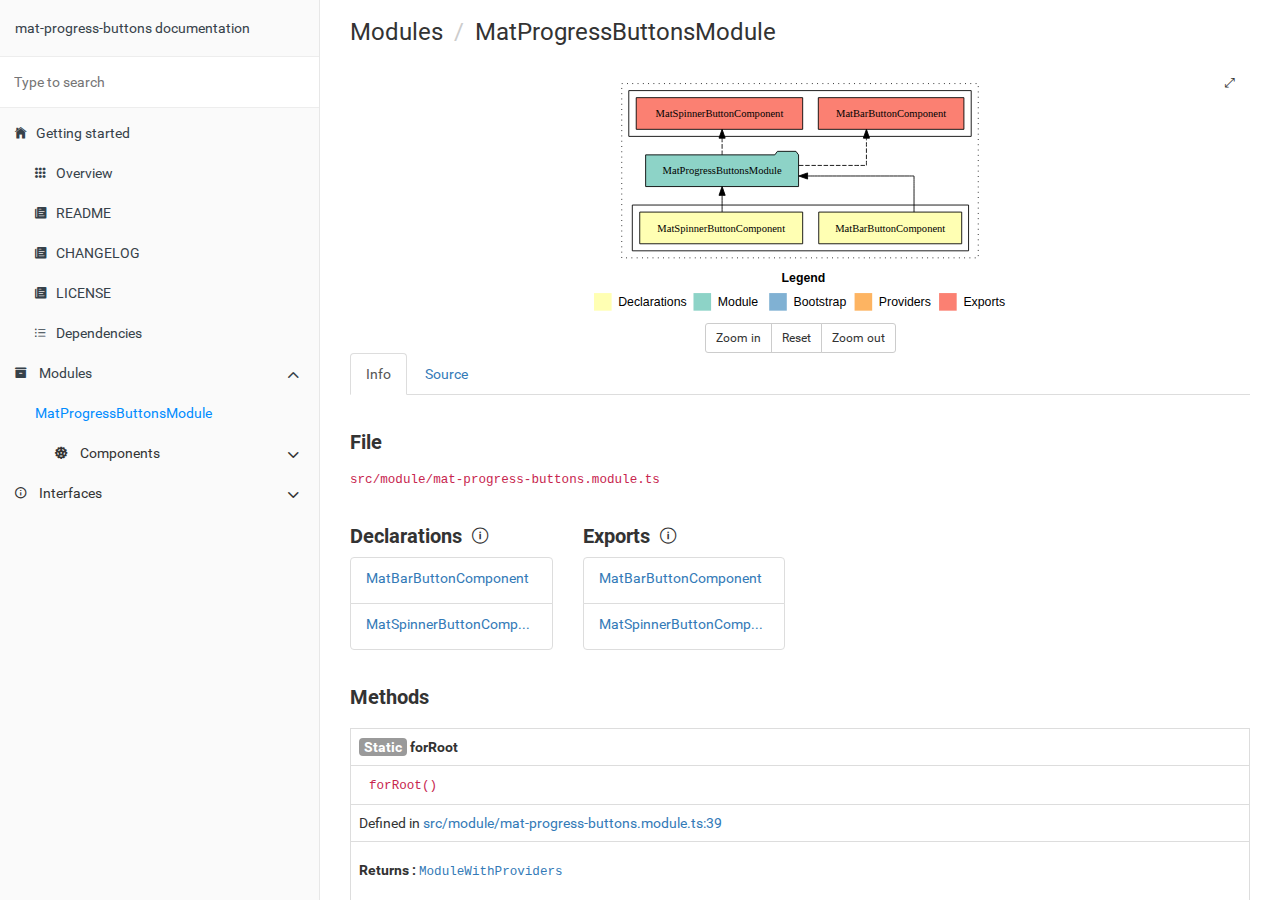
<file: doc/modules/MatProgressButtonsModule.html>
<!doctype html>
<html class="no-js" lang="">
    <head>
        <meta charset="utf-8">
        <meta http-equiv="x-ua-compatible" content="ie=edge">
        <title>mat-progress-buttons documentation</title>
        <meta name="description" content="">
        <meta name="viewport" content="width=device-width, initial-scale=1">

        <link rel="icon" type="image/x-icon" href="../images/favicon.ico">
	      <link rel="stylesheet" href="../styles/style.css">
    </head>
    <body>

        <div class="navbar navbar-default navbar-fixed-top visible-xs">
            <a href="../" class="navbar-brand">mat-progress-buttons documentation</a>
            <button type="button" class="btn btn-default btn-menu ion-ios-menu" id="btn-menu"></button>
        </div>

        <div class="xs-menu menu" id="mobile-menu">
                <div id="book-search-input" role="search"><input type="text" placeholder="Type to search"></div>            <compodoc-menu></compodoc-menu>
        </div>

        <div class="container-fluid main">
           <div class="row main">
               <div class="hidden-xs menu">
                   <compodoc-menu mode="normal"></compodoc-menu>
               </div>
               <!-- START CONTENT -->
               <div class="content module">
                   <div class="content-data">



<ol class="breadcrumb">
    <li>Modules</li>
    <li>MatProgressButtonsModule</li>
</ol>

<div class="text-center module-graph-container">
    <div id="module-graph-svg">
        <?xml version="1.0" encoding="UTF-8" standalone="no"?>
<!DOCTYPE svg PUBLIC "-//W3C//DTD SVG 1.1//EN"
 "http://www.w3.org/Graphics/SVG/1.1/DTD/svg11.dtd">
<!-- Generated by graphviz version 2.40.1 (20161225.0304)
 -->
<!-- Title: dependencies Pages: 1 -->
<svg width="504pt" height="284pt"
 viewBox="0.00 0.00 504.00 284.00" xmlns="http://www.w3.org/2000/svg" xmlns:xlink="http://www.w3.org/1999/xlink">
<g id="graph0" class="graph" transform="scale(1 1) rotate(0) translate(4 280)">
<title>dependencies</title>
<polygon fill="#ffffff" stroke="transparent" points="-4,4 -4,-280 500,-280 500,4 -4,4"/>
<text text-anchor="start" x="227.0091" y="-42.4" font-family="sans-serif" font-weight="bold" font-size="14.00" fill="#000000">Legend</text>
<polygon fill="#ffffb3" stroke="transparent" points="14,-10 14,-30 34,-30 34,-10 14,-10"/>
<text text-anchor="start" x="37.629" y="-15.4" font-family="sans-serif" font-size="14.00" fill="#000000"> &#160;Declarations</text>
<polygon fill="#8dd3c7" stroke="transparent" points="127,-10 127,-30 147,-30 147,-10 127,-10"/>
<text text-anchor="start" x="150.7251" y="-15.4" font-family="sans-serif" font-size="14.00" fill="#000000"> &#160;Module</text>
<polygon fill="#80b1d3" stroke="transparent" points="213,-10 213,-30 233,-30 233,-10 213,-10"/>
<text text-anchor="start" x="236.7812" y="-15.4" font-family="sans-serif" font-size="14.00" fill="#000000"> &#160;Bootstrap</text>
<polygon fill="#fdb462" stroke="transparent" points="310,-10 310,-30 330,-30 330,-10 310,-10"/>
<text text-anchor="start" x="333.6732" y="-15.4" font-family="sans-serif" font-size="14.00" fill="#000000"> &#160;Providers</text>
<polygon fill="#fb8072" stroke="transparent" points="406,-10 406,-30 426,-30 426,-10 406,-10"/>
<text text-anchor="start" x="429.7258" y="-15.4" font-family="sans-serif" font-size="14.00" fill="#000000"> &#160;Exports</text>
<g id="clust1" class="cluster">
<title>cluster_MatProgressButtonsModule</title>
<polygon fill="none" stroke="#000000" stroke-dasharray="1,5" points="45.5,-70 45.5,-268 450.5,-268 450.5,-70 45.5,-70"/>
</g>
<g id="clust2" class="cluster">
<title>cluster_MatProgressButtonsModule_declarations</title>
<polygon fill="none" stroke="#000000" points="57.5,-78 57.5,-130 439.5,-130 439.5,-78 57.5,-78"/>
</g>
<g id="clust6" class="cluster">
<title>cluster_MatProgressButtonsModule_exports</title>
<polygon fill="none" stroke="#000000" points="53.5,-208 53.5,-260 442.5,-260 442.5,-208 53.5,-208"/>
</g>
<!-- MatBarButtonComponent -->
<g id="node1" class="node">
<title>MatBarButtonComponent</title>
<polygon fill="#ffffb3" stroke="#000000" points="431.7119,-122 269.2881,-122 269.2881,-86 431.7119,-86 431.7119,-122"/>
<text text-anchor="middle" x="350.5" y="-99.8" font-family="Times,serif" font-size="14.00" fill="#000000">MatBarButtonComponent</text>
</g>
<!-- MatProgressButtonsModule -->
<g id="node3" class="node">
<title>MatProgressButtonsModule</title>
<polygon fill="#8dd3c7" stroke="#000000" points="246.3696,-187 243.3696,-191 222.3696,-191 219.3696,-187 72.6304,-187 72.6304,-151 246.3696,-151 246.3696,-187"/>
<text text-anchor="middle" x="159.5" y="-164.8" font-family="Times,serif" font-size="14.00" fill="#000000">MatProgressButtonsModule</text>
</g>
<!-- MatBarButtonComponent&#45;&gt;MatProgressButtonsModule -->
<g id="edge1" class="edge">
<title>MatBarButtonComponent&#45;&gt;MatProgressButtonsModule</title>
<path fill="none" stroke="#000000" d="M377.5353,-122.0225C377.5353,-139.3734 377.5353,-163 377.5353,-163 377.5353,-163 256.6133,-163 256.6133,-163"/>
<polygon fill="#000000" stroke="#000000" points="256.6134,-159.5001 246.6133,-163 256.6133,-166.5001 256.6134,-159.5001"/>
</g>
<!-- MatSpinnerButtonComponent -->
<g id="node2" class="node">
<title>MatSpinnerButtonComponent</title>
<polygon fill="#ffffb3" stroke="#000000" points="251.0489,-122 65.9511,-122 65.9511,-86 251.0489,-86 251.0489,-122"/>
<text text-anchor="middle" x="158.5" y="-99.8" font-family="Times,serif" font-size="14.00" fill="#000000">MatSpinnerButtonComponent</text>
</g>
<!-- MatSpinnerButtonComponent&#45;&gt;MatProgressButtonsModule -->
<g id="edge2" class="edge">
<title>MatSpinnerButtonComponent&#45;&gt;MatProgressButtonsModule</title>
<path fill="none" stroke="#000000" d="M159.5,-122.1061C159.5,-122.1061 159.5,-140.991 159.5,-140.991"/>
<polygon fill="#000000" stroke="#000000" points="156.0001,-140.9909 159.5,-150.991 163.0001,-140.991 156.0001,-140.9909"/>
</g>
<!-- MatBarButtonComponent  -->
<g id="node4" class="node">
<title>MatBarButtonComponent </title>
<polygon fill="#fb8072" stroke="#000000" points="434.2121,-252 268.7879,-252 268.7879,-216 434.2121,-216 434.2121,-252"/>
<text text-anchor="middle" x="351.5" y="-229.8" font-family="Times,serif" font-size="14.00" fill="#000000">MatBarButtonComponent </text>
</g>
<!-- MatProgressButtonsModule&#45;&gt;MatBarButtonComponent  -->
<g id="edge3" class="edge">
<title>MatProgressButtonsModule&#45;&gt;MatBarButtonComponent </title>
<path fill="none" stroke="#000000" stroke-dasharray="5,2" d="M246.7631,-175C285.9205,-175 323.4647,-175 323.4647,-175 323.4647,-175 323.4647,-205.9775 323.4647,-205.9775"/>
<polygon fill="#000000" stroke="#000000" points="319.9648,-205.9774 323.4647,-215.9775 326.9648,-205.9775 319.9648,-205.9774"/>
</g>
<!-- MatSpinnerButtonComponent  -->
<g id="node5" class="node">
<title>MatSpinnerButtonComponent </title>
<polygon fill="#fb8072" stroke="#000000" points="251.0484,-252 61.9516,-252 61.9516,-216 251.0484,-216 251.0484,-252"/>
<text text-anchor="middle" x="156.5" y="-229.8" font-family="Times,serif" font-size="14.00" fill="#000000">MatSpinnerButtonComponent </text>
</g>
<!-- MatProgressButtonsModule&#45;&gt;MatSpinnerButtonComponent  -->
<g id="edge4" class="edge">
<title>MatProgressButtonsModule&#45;&gt;MatSpinnerButtonComponent </title>
<path fill="none" stroke="#000000" stroke-dasharray="5,2" d="M159.5,-187.1061C159.5,-187.1061 159.5,-205.991 159.5,-205.991"/>
<polygon fill="#000000" stroke="#000000" points="156.0001,-205.9909 159.5,-215.991 163.0001,-205.991 156.0001,-205.9909"/>
</g>
</g>
</svg>

    </div>
    <i id="fullscreen" class="icon ion-ios-resize module-graph-fullscreen-btn" aria-hidden="true"></i>
    <div class="btn-group">
        <button id="zoom-in" class="btn btn-default btn-sm">Zoom in</button>
        <button id="reset" class="btn btn-default btn-sm">Reset</button>
        <button id="zoom-out" class="btn btn-default btn-sm">Zoom out</button>
    </div>
</div>
<script src="../js/libs/svg-pan-zoom.min.js"></script>
<script src="../js/svg-pan-zoom.controls.js"></script>

<ul class="nav nav-tabs" role="tablist">
    <li  class="active" >
        <a href="#info" role="tab" id="info-tab" data-toggle="tab" data-link="info">Info</a>
    </li>
    <li >
        <a href="#source" role="tab" id="source-tab" data-toggle="tab" data-link="source">Source</a>
    </li>
</ul>

<div class="tab-content">
    <div class="tab-pane fade active in" id="c-info">

        <p class="comment">
            <h3>File</h3>
        </p>
        <p class="comment">
            <code>src/module/mat-progress-buttons.module.ts</code>
        </p>




        <div class="container-fluid module">
            <div class="row">
                <div class="col-sm-3">
                    <h3>Declarations<a href="https://angular.io/api/core/NgModule#declarations" target="_blank"
                            title="Official documentation about module declarations"><span class="icon ion-ios-information-circle-outline"></span></a></h3>
                    <ul class="list-group">
                        <li class="list-group-item">
                            <a href="../components/MatBarButtonComponent.html">MatBarButtonComponent</a>
                        </li>
                        <li class="list-group-item">
                            <a href="../components/MatSpinnerButtonComponent.html">MatSpinnerButtonComponent</a>
                        </li>
                    </ul>
                </div>
                <div class="col-sm-3">
                    <h3>Exports<a href="https://angular.io/api/core/NgModule#exports" target="_blank" title="Official documentation about module exports"><span
                                class="icon ion-ios-information-circle-outline"></a></h3>
                    <ul class="list-group">
                        <li class="list-group-item">
                            <a href="../components/MatBarButtonComponent.html">MatBarButtonComponent</a>
                        </li>
                        <li class="list-group-item">
                            <a href="../components/MatSpinnerButtonComponent.html">MatSpinnerButtonComponent</a>
                        </li>
                    </ul>
                </div>
            </div>
        </div>

        <section>
    
        <h3 id="methods">
            Methods
        </h3>
        <table class="table table-sm table-bordered">
            <tbody>
                <tr>
                    <td class="col-md-4">
                        <a name="forRoot"></a>
                        <span class="name">
                            <b>
                                <span class="modifier">Static</span>
                            forRoot
                            </b>
                            <a href="#forRoot"><span class="icon ion-ios-link"></span></a>
                        </span>
                    </td>
                </tr>
                <tr>
                    <td class="col-md-4">
                            <span class="modifier-icon icon ion-ios-reset"></span>
                        <code>forRoot()</code>
                    </td>
                </tr>


                        <tr>
                            <td class="col-md-4">
                                    <div class="io-line">Defined in <a href="" data-line="39" class="link-to-prism">src/module/mat-progress-buttons.module.ts:39</a></div>
                            </td>
                        </tr>


                <tr>
                    <td class="col-md-4">

                            <div class="io-description">
                                <b>Returns : </b>    <code><a href="https://angular.io/api/core/ModuleWithProviders" target="_blank" >ModuleWithProviders</a></code>

                            </div>
                    </td>
                </tr>
            </tbody>
        </table>
</section>

    </div>


    <div class="tab-pane fade  tab-source-code" id="c-source">
        <pre class="line-numbers compodoc-sourcecode"><code class="language-typescript">import { CommonModule } from &#x27;@angular/common&#x27;;
import { NgModule, ModuleWithProviders } from &#x27;@angular/core&#x27;;

import { MatSpinnerButtonComponent } from &#x27;./component/spinner-button/spinner-button.component&#x27;;
import { MatBarButtonComponent } from &#x27;./component/bar-button/bar-button.component&#x27;;

import {
  MatButtonModule,
  MatProgressBarModule,
  MatProgressSpinnerModule,
  MatRippleModule,
  MatIconModule,
} from &#x27;@angular/material&#x27;;

// Export module&#x27;s public API
export { MatSpinnerButtonComponent } from &#x27;./component/spinner-button/spinner-button.component&#x27;;
export { MatBarButtonComponent } from &#x27;./component/bar-button/bar-button.component&#x27;;
export { MatProgressButtonOptions } from &#x27;./mat-progress-buttons.interface&#x27;;

@NgModule({
  imports: [
    CommonModule,
    MatButtonModule,
    MatProgressBarModule,
    MatProgressSpinnerModule,
    MatRippleModule,
    MatIconModule
  ],
  exports: [
    MatSpinnerButtonComponent,
    MatBarButtonComponent
  ],
  declarations: [
    MatSpinnerButtonComponent,
    MatBarButtonComponent
  ]
})
export class MatProgressButtonsModule {
  static forRoot(): ModuleWithProviders {
    return {
      ngModule: MatProgressButtonsModule
    };
  }
}
</code></pre>
    </div>
</div>














                   </div><div class="search-results">
    <div class="has-results">
        <h1 class="search-results-title"><span class='search-results-count'></span> result-matching "<span class='search-query'></span>"</h1>
        <ul class="search-results-list"></ul>
    </div>
    <div class="no-results">
        <h1 class="search-results-title">No results matching "<span class='search-query'></span>"</h1>
    </div>
</div>
</div>
               <!-- END CONTENT -->
           </div>
       </div>

       <script>
            var COMPODOC_CURRENT_PAGE_DEPTH = 1;
            var COMPODOC_CURRENT_PAGE_CONTEXT = 'module';
            var COMPODOC_CURRENT_PAGE_URL = 'MatProgressButtonsModule.html';
       </script>

       <script src="../js/libs/custom-elements.min.js"></script>
       <script src="../js/libs/lit-html.js"></script>
       <!-- Required to polyfill modern browsers as code is ES5 for IE... -->
       <script src="../js/libs/custom-elements-es5-adapter.js" charset="utf-8" defer></script>
       <script src="../js/menu-wc.js" defer></script>

       <script src="../js/libs/bootstrap-native.js"></script>

       <script src="../js/libs/es6-shim.min.js"></script>
       <script src="../js/libs/EventDispatcher.js"></script>
       <script src="../js/libs/promise.min.js"></script>
       <script src="../js/libs/zepto.min.js"></script>

       <script src="../js/compodoc.js"></script>

       <script src="../js/tabs.js"></script>
       <script src="../js/menu.js"></script>
       <script src="../js/libs/clipboard.min.js"></script>
       <script src="../js/libs/prism.js"></script>
       <script src="../js/sourceCode.js"></script>
          <script src="../js/search/search.js"></script>
          <script src="../js/search/lunr.min.js"></script>
          <script src="../js/search/search-lunr.js"></script>
          <script src="../js/search/search_index.js"></script>
       <script src="../js/lazy-load-graphs.js"></script>


    </body>
</html>
</file>
<file: doc/styles/style.css>
@import "./reset.css";
@import "./bootstrap.min.css";
@import "./bootstrap-card.css";
@import "./prism.css";
@import "./ionicons.min.css";
@import "./compodoc.css";
@import "./tablesort.css";
</file>
